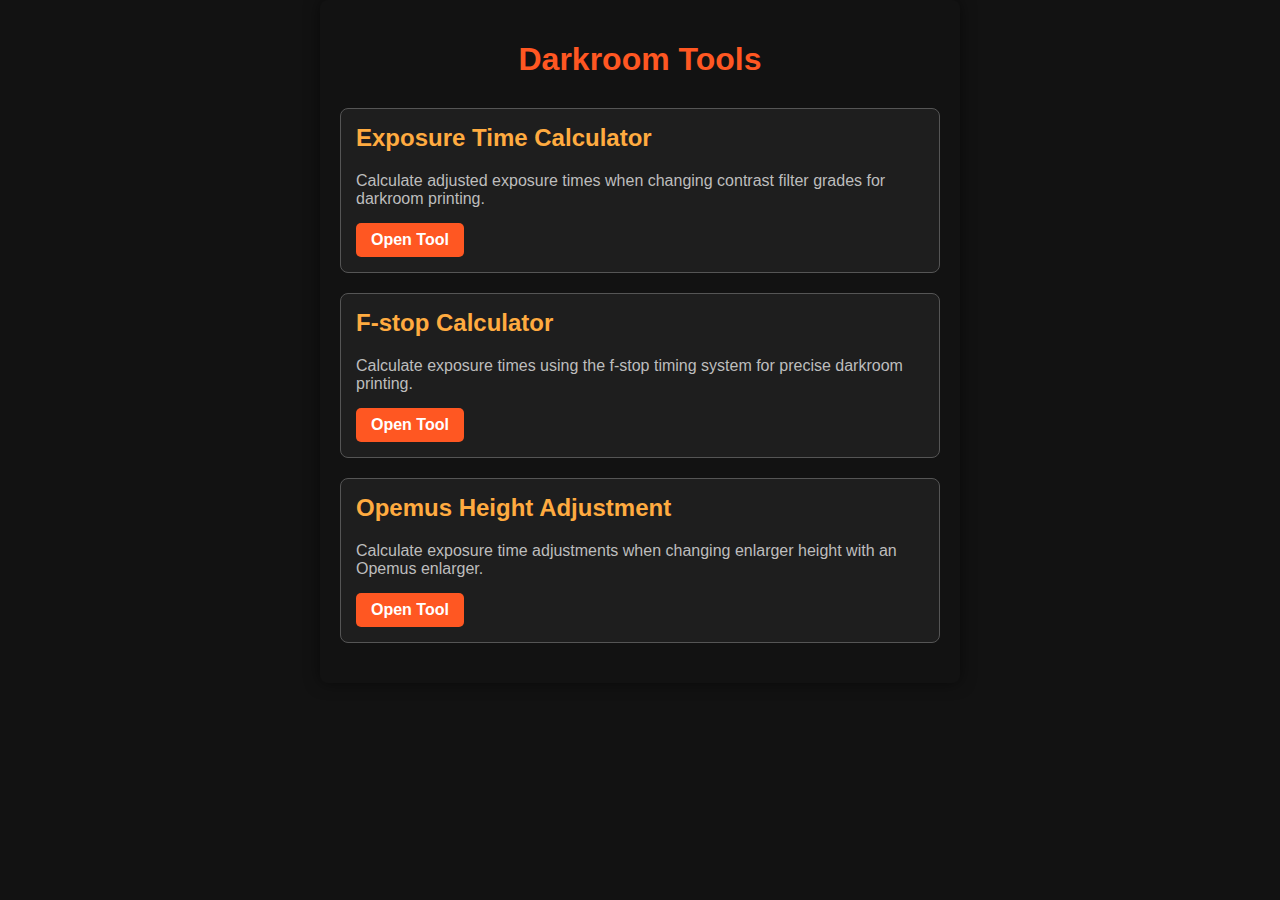
<file: index.html>
<!DOCTYPE html>
<html lang="en">
<head>
    <meta charset="UTF-8">
    <meta name="viewport" content="width=device-width, initial-scale=1.0">
    <title>Darkroom Tools</title>
    <link rel="stylesheet" href="https://cdnjs.cloudflare.com/ajax/libs/font-awesome/6.0.0-beta3/css/all.min.css">
    <link rel="stylesheet" href="darkroom.css">
</head>
<body>
    <h1>Darkroom Tools</h1>
    
    <div class="tools-container">
        <div class="tool-card">
            <h2>Exposure Time Calculator</h2>
            <p>Calculate adjusted exposure times when changing contrast filter grades for darkroom printing.</p>
            <a href="exposure_adjustment.html">Open Tool</a>
        </div>
        
        <div class="tool-card">
            <h2>F-stop Calculator</h2>
            <p>Calculate exposure times using the f-stop timing system for precise darkroom printing.</p>
            <a href="fstop_adjustment.html">Open Tool</a>
        </div>
        
        <div class="tool-card">
            <h2>Opemus Height Adjustment</h2>
            <p>Calculate exposure time adjustments when changing enlarger height with an Opemus enlarger.</p>
            <a href="opemus_height_adjustment.html">Open Tool</a>
        </div>
    </div>
</body>
</html>
</file>
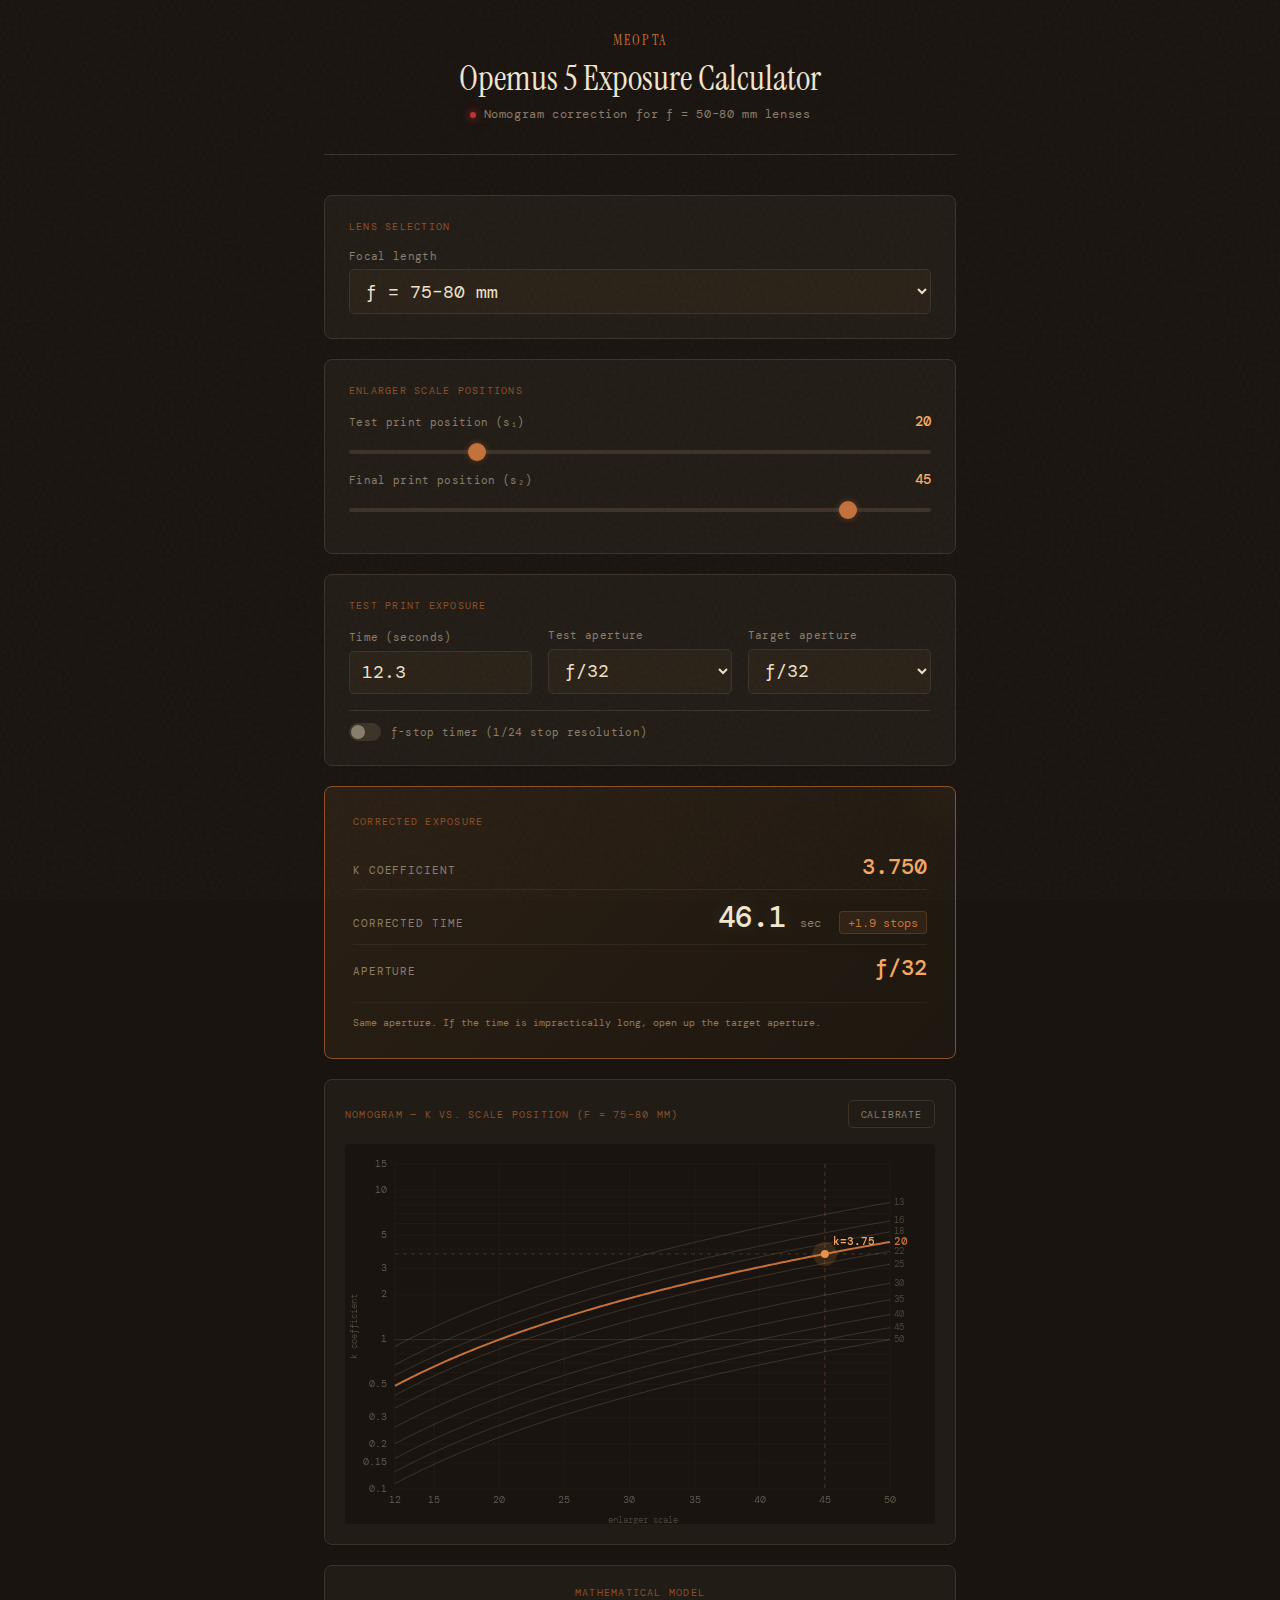
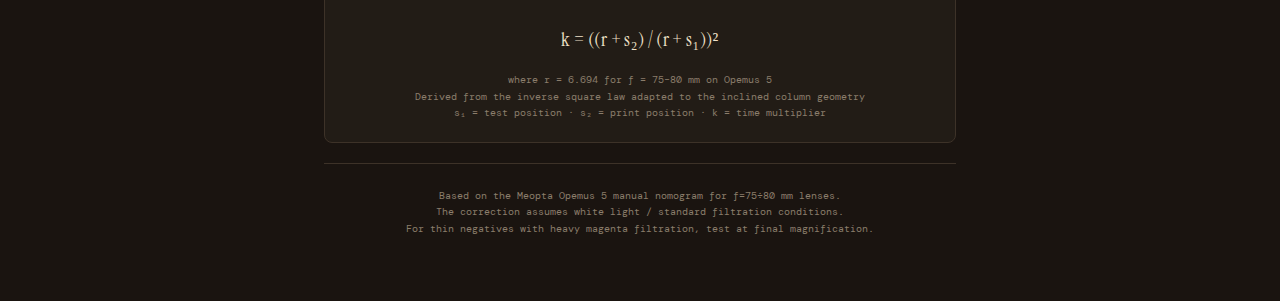
<file: opemus5-pwa/index.html>
<!DOCTYPE html>
<html lang="en">
<head>
<meta charset="UTF-8">
<meta name="viewport" content="width=device-width, initial-scale=1.0">
<meta name="theme-color" content="#1a1410">
<meta name="apple-mobile-web-app-capable" content="yes">
<meta name="apple-mobile-web-app-status-bar-style" content="black-translucent">
<meta name="apple-mobile-web-app-title" content="Opemus 5">
<link rel="manifest" href="manifest.json">
<link rel="icon" type="image/png" sizes="192x192" href="icon-192.png">
<link rel="apple-touch-icon" href="icon-192.png">
<title>Opemus 5 — Exposure Correction Calculator</title>
<link href="https://fonts.googleapis.com/css2?family=DM+Mono:wght@300;400;500&family=Instrument+Serif:ital@0;1&display=swap" rel="stylesheet">
<style>
  :root {
    --bg: #1a1410;
    --bg-card: #221c16;
    --bg-input: #2a2218;
    --border: #3d3228;
    --border-focus: #c4713b;
    --amber: #c4713b;
    --amber-dim: #8b5029;
    --amber-glow: #e8924d;
    --amber-bright: #f5a862;
    --red-safe: #8b2020;
    --red-glow: #c43030;
    --text: #d4c4a8;
    --text-dim: #8a7d6b;
    --text-bright: #efe0c8;
    --cream: #f0e6d0;
  }

  * { margin: 0; padding: 0; box-sizing: border-box; }

  body {
    background: var(--bg);
    color: var(--text);
    font-family: 'DM Mono', monospace;
    min-height: 100vh;
    overflow-x: hidden;
  }

  /* Subtle grain overlay */
  body::before {
    content: '';
    position: fixed;
    inset: 0;
    opacity: 0.03;
    background-image: url("data:image/svg+xml,%3Csvg viewBox='0 0 256 256' xmlns='http://www.w3.org/2000/svg'%3E%3Cfilter id='n'%3E%3CfeTurbulence type='fractalNoise' baseFrequency='0.9' numOctaves='4' stitchTiles='stitch'/%3E%3C/filter%3E%3Crect width='100%25' height='100%25' filter='url(%23n)'/%3E%3C/svg%3E");
    pointer-events: none;
    z-index: 100;
  }

  .container {
    max-width: 680px;
    margin: 0 auto;
    padding: 2rem 1.5rem 4rem;
  }

  header {
    text-align: center;
    margin-bottom: 2.5rem;
    padding-bottom: 2rem;
    border-bottom: 1px solid var(--border);
  }

  .brand {
    font-family: 'Instrument Serif', serif;
    font-size: 0.85rem;
    letter-spacing: 0.15em;
    text-transform: uppercase;
    color: var(--amber);
    margin-bottom: 0.5rem;
  }

  h1 {
    font-family: 'Instrument Serif', serif;
    font-size: 2.2rem;
    font-weight: 400;
    color: var(--cream);
    line-height: 1.2;
    margin-bottom: 0.4rem;
  }

  .subtitle {
    font-size: 0.75rem;
    color: var(--text-dim);
    letter-spacing: 0.05em;
  }

  /* Safelight indicator */
  .safelight {
    display: inline-block;
    width: 6px;
    height: 6px;
    background: var(--red-glow);
    border-radius: 50%;
    box-shadow: 0 0 8px var(--red-glow), 0 0 20px rgba(196,48,48,0.3);
    margin-right: 0.5rem;
    animation: pulse 3s ease-in-out infinite;
    vertical-align: middle;
  }

  @keyframes pulse {
    0%, 100% { opacity: 0.6; }
    50% { opacity: 1; }
  }

  /* Calculator sections */
  .section {
    background: var(--bg-card);
    border: 1px solid var(--border);
    border-radius: 8px;
    padding: 1.5rem;
    margin-bottom: 1.25rem;
  }

  .section-label {
    font-size: 0.65rem;
    text-transform: uppercase;
    letter-spacing: 0.12em;
    color: var(--amber-dim);
    margin-bottom: 1rem;
  }

  .input-row {
    display: flex;
    gap: 1rem;
    align-items: flex-end;
    margin-bottom: 1rem;
  }

  .input-row:last-child { margin-bottom: 0; }

  .input-group {
    flex: 1;
  }

  .input-group label {
    display: block;
    font-size: 0.7rem;
    color: var(--text-dim);
    margin-bottom: 0.4rem;
    letter-spacing: 0.03em;
  }

  .input-group input, .input-group select {
    width: 100%;
    background: var(--bg-input);
    border: 1px solid var(--border);
    border-radius: 5px;
    color: var(--text-bright);
    font-family: 'DM Mono', monospace;
    font-size: 1.1rem;
    padding: 0.6rem 0.75rem;
    transition: border-color 0.2s, box-shadow 0.2s;
    -moz-appearance: textfield;
  }

  .input-group input:focus, .input-group select:focus {
    outline: none;
    border-color: var(--amber);
    box-shadow: 0 0 0 2px rgba(196,113,59,0.15);
  }

  input[type=number]::-webkit-inner-spin-button,
  input[type=number]::-webkit-outer-spin-button {
    -webkit-appearance: none;
  }

  /* Slider */
  .slider-group {
    margin-bottom: 0.75rem;
  }

  .slider-header {
    display: flex;
    justify-content: space-between;
    align-items: baseline;
    margin-bottom: 0.5rem;
  }

  .slider-header label {
    font-size: 0.7rem;
    color: var(--text-dim);
    letter-spacing: 0.03em;
  }

  .slider-value {
    font-size: 0.85rem;
    color: var(--amber-bright);
    font-weight: 500;
  }

  input[type=range] {
    -webkit-appearance: none;
    width: 100%;
    height: 4px;
    background: var(--border);
    border-radius: 2px;
    outline: none;
  }

  input[type=range]::-webkit-slider-thumb {
    -webkit-appearance: none;
    width: 18px;
    height: 18px;
    background: var(--amber);
    border-radius: 50%;
    cursor: pointer;
    box-shadow: 0 0 6px rgba(196,113,59,0.4);
    transition: transform 0.15s;
  }

  input[type=range]::-webkit-slider-thumb:hover {
    transform: scale(1.15);
  }

  input[type=range]::-moz-range-thumb {
    width: 18px;
    height: 18px;
    background: var(--amber);
    border-radius: 50%;
    border: none;
    cursor: pointer;
  }

  /* Result display */
  .result-section {
    background: linear-gradient(135deg, #2a1f14, #1e1810);
    border: 1px solid var(--amber-dim);
    border-radius: 8px;
    padding: 1.75rem;
    margin-bottom: 1.25rem;
    position: relative;
    overflow: hidden;
  }

  .result-section::before {
    content: '';
    position: absolute;
    top: -50%;
    right: -20%;
    width: 200px;
    height: 200px;
    background: radial-gradient(circle, rgba(196,113,59,0.06) 0%, transparent 70%);
    pointer-events: none;
  }

  .result-row {
    display: flex;
    justify-content: space-between;
    align-items: baseline;
    padding: 0.5rem 0;
  }

  .result-row + .result-row {
    border-top: 1px solid rgba(61,50,40,0.6);
  }

  .result-label {
    font-size: 0.7rem;
    color: var(--text-dim);
    text-transform: uppercase;
    letter-spacing: 0.08em;
  }

  .result-value {
    font-size: 1.4rem;
    font-weight: 500;
    color: var(--amber-bright);
  }

  .result-value.primary {
    font-size: 1.8rem;
    color: var(--cream);
    text-shadow: 0 0 20px rgba(240,230,208,0.15);
  }

  .result-unit {
    font-size: 0.75rem;
    color: var(--text-dim);
    margin-left: 0.25rem;
  }

  .result-note {
    font-size: 0.65rem;
    color: var(--text-dim);
    margin-top: 0.75rem;
    padding-top: 0.75rem;
    border-top: 1px solid rgba(61,50,40,0.4);
    line-height: 1.5;
  }

  /* Chart canvas */
  .chart-section {
    background: var(--bg-card);
    border: 1px solid var(--border);
    border-radius: 8px;
    padding: 1.25rem;
    margin-bottom: 1.25rem;
  }

  .chart-header {
    display: flex;
    justify-content: space-between;
    align-items: center;
    margin-bottom: 1rem;
  }

  .chart-title {
    font-size: 0.65rem;
    text-transform: uppercase;
    letter-spacing: 0.12em;
    color: var(--amber-dim);
  }

  canvas {
    width: 100%;
    height: auto;
    display: block;
    border-radius: 4px;
  }

  /* Formula display */
  .formula-section {
    background: var(--bg-card);
    border: 1px solid var(--border);
    border-radius: 8px;
    padding: 1.25rem;
    margin-bottom: 1.25rem;
  }

  .formula {
    font-family: 'Instrument Serif', serif;
    font-size: 1.2rem;
    color: var(--text-bright);
    text-align: center;
    padding: 0.75rem 0;
    letter-spacing: 0.02em;
  }

  .formula-note {
    font-size: 0.65rem;
    color: var(--text-dim);
    text-align: center;
    line-height: 1.6;
    margin-top: 0.5rem;
  }

  /* Calibration */
  .calibration-toggle {
    background: none;
    border: 1px solid var(--border);
    border-radius: 5px;
    color: var(--text-dim);
    font-family: 'DM Mono', monospace;
    font-size: 0.65rem;
    letter-spacing: 0.08em;
    text-transform: uppercase;
    padding: 0.4rem 0.75rem;
    cursor: pointer;
    transition: all 0.2s;
  }

  .calibration-toggle:hover {
    border-color: var(--amber-dim);
    color: var(--amber);
  }

  .calibration-panel {
    display: none;
    margin-top: 1rem;
    padding-top: 1rem;
    border-top: 1px solid var(--border);
  }

  .calibration-panel.open { display: block; }

  .calibration-info {
    font-size: 0.65rem;
    color: var(--text-dim);
    line-height: 1.6;
    margin-bottom: 1rem;
  }

  /* Warning badge */
  .warning {
    display: none;
    background: rgba(139,32,32,0.15);
    border: 1px solid rgba(196,48,48,0.3);
    border-radius: 6px;
    padding: 0.75rem 1rem;
    margin-top: 0.75rem;
    font-size: 0.7rem;
    color: #d4836a;
    line-height: 1.5;
  }

  .warning.visible { display: block; }

  .warning-icon {
    color: var(--red-glow);
    margin-right: 0.3rem;
  }

  /* Stops display */
  .stops-badge {
    display: inline-block;
    background: rgba(196,113,59,0.1);
    border: 1px solid rgba(196,113,59,0.25);
    border-radius: 4px;
    padding: 0.15rem 0.5rem;
    font-size: 0.75rem;
    color: var(--amber);
    margin-left: 0.5rem;
  }

  /* F-stop timer toggle */
  .fstop-timer-row {
    margin-top: 1rem;
    padding-top: 0.75rem;
    border-top: 1px solid var(--border);
  }

  .toggle-label {
    display: flex;
    align-items: center;
    gap: 0.6rem;
    cursor: pointer;
    user-select: none;
  }

  .toggle-label input { display: none; }

  .toggle-switch {
    position: relative;
    width: 32px;
    height: 18px;
    background: var(--border);
    border-radius: 9px;
    transition: background 0.2s;
    flex-shrink: 0;
  }

  .toggle-switch::after {
    content: '';
    position: absolute;
    top: 2px;
    left: 2px;
    width: 14px;
    height: 14px;
    background: var(--text-dim);
    border-radius: 50%;
    transition: transform 0.2s, background 0.2s;
  }

  .toggle-label input:checked + .toggle-switch {
    background: var(--amber-dim);
  }

  .toggle-label input:checked + .toggle-switch::after {
    transform: translateX(14px);
    background: var(--amber-bright);
  }

  .toggle-text {
    font-size: 0.7rem;
    color: var(--text-dim);
    letter-spacing: 0.03em;
  }

  /* F-stop timer result */
  .fstop-result {
    display: none;
    margin-top: 0.5rem;
    padding-top: 0.5rem;
    border-top: 1px solid rgba(61,50,40,0.4);
  }

  .fstop-result.visible { display: block; }

  .fstop-main {
    display: flex;
    justify-content: space-between;
    align-items: baseline;
    padding: 0.4rem 0;
  }

  .fstop-steps {
    font-family: 'DM Mono', monospace;
    font-size: 1.2rem;
    font-weight: 500;
    color: var(--amber-bright);
    letter-spacing: 0.02em;
    white-space: nowrap;
  }

  .fstop-detail {
    font-size: 0.65rem;
    color: var(--text-dim);
    line-height: 1.6;
    margin-top: 0.25rem;
  }

  /* Footer */
  footer {
    text-align: center;
    padding-top: 1.5rem;
    border-top: 1px solid var(--border);
    margin-top: 1rem;
  }

  footer p {
    font-size: 0.6rem;
    color: var(--text-dim);
    line-height: 1.7;
  }

  @media (max-width: 480px) {
    .container { padding: 1.5rem 1rem 3rem; }
    h1 { font-size: 1.7rem; }
    .input-row { flex-direction: column; gap: 0.75rem; }
    .result-value.primary { font-size: 1.5rem; }
  }
</style>
</head>
<body>

<div class="container">
  <header>
    <div class="brand">Meopta</div>
    <h1>Opemus 5 Exposure Calculator</h1>
    <div class="subtitle"><span class="safelight"></span>Nomogram correction for f = 50–80 mm lenses</div>
  </header>

  <!-- Input: Lens -->
  <div class="section">
    <div class="section-label">Lens Selection</div>
    <div class="input-row">
      <div class="input-group">
        <label>Focal length</label>
        <select id="lens">
          <option value="50">f = 50–55 mm</option>
          <option value="80" selected>f = 75–80 mm</option>
        </select>
      </div>
    </div>
  </div>

  <!-- Input: Positions -->
  <div class="section">
    <div class="section-label">Enlarger Scale Positions</div>
    <div class="slider-group">
      <div class="slider-header">
        <label>Test print position (s₁)</label>
        <span class="slider-value" id="s1-display">20</span>
      </div>
      <input type="range" id="s1" min="12" max="50" step="0.5" value="20">
    </div>
    <div class="slider-group">
      <div class="slider-header">
        <label>Final print position (s₂)</label>
        <span class="slider-value" id="s2-display">45</span>
      </div>
      <input type="range" id="s2" min="12" max="50" step="0.5" value="45">
    </div>
  </div>

  <!-- Input: Exposure -->
  <div class="section">
    <div class="section-label">Test Print Exposure</div>
    <div class="input-row">
      <div class="input-group">
        <label>Time (seconds)</label>
        <input type="number" id="time" value="12.3" step="0.1" min="0.1">
      </div>
      <div class="input-group">
        <label>Test aperture</label>
        <select id="aperture">
          <option value="4">f/4</option>
          <option value="5.6">f/5.6</option>
          <option value="8">f/8</option>
          <option value="11">f/11</option>
          <option value="16">f/16</option>
          <option value="22">f/22</option>
          <option value="32" selected>f/32</option>
        </select>
      </div>
      <div class="input-group">
        <label>Target aperture</label>
        <select id="target-aperture">
          <option value="4">f/4</option>
          <option value="5.6">f/5.6</option>
          <option value="8">f/8</option>
          <option value="11">f/11</option>
          <option value="16">f/16</option>
          <option value="22">f/22</option>
          <option value="32" selected>f/32</option>
        </select>
      </div>
    </div>
    <div class="fstop-timer-row">
      <label class="toggle-label">
        <input type="checkbox" id="fstop-mode">
        <span class="toggle-switch"></span>
        <span class="toggle-text">f-stop timer (1/24 stop resolution)</span>
      </label>
    </div>
  </div>

  <!-- Result -->
  <div class="result-section" id="result-section">
    <div class="section-label">Corrected Exposure</div>
    <div class="result-row">
      <span class="result-label">k coefficient</span>
      <span class="result-value" id="k-value">3.75</span>
    </div>
    <div class="result-row">
      <span class="result-label">Corrected time</span>
      <span>
        <span class="result-value primary" id="corrected-time">46.1</span>
        <span class="result-unit">sec</span>
        <span class="stops-badge" id="stops-badge">+1.9 stops</span>
      </span>
    </div>
    <div class="result-row">
      <span class="result-label">Aperture</span>
      <span class="result-value" id="result-aperture">f/32</span>
    </div>
    <div class="result-note" id="result-note">
      At the same aperture. If the time is impractically long, open up the lens and halve the time per stop.
    </div>
    <div class="warning" id="warning-thin">
      <span class="warning-icon">⚠</span>
      <strong>Thin negative + heavy filtration:</strong> This correction may underexpose by ~⅙ to ⅓ stop due to wavelength-dependent scattering. Consider testing at the final position.
    </div>
    <div class="fstop-result" id="fstop-result">
      <div class="section-label">f-stop timer</div>
      <div class="fstop-main">
        <span class="result-label">Correction from test time</span>
        <span class="fstop-steps" id="fstop-steps">+46/24</span>
      </div>
      <div class="fstop-main">
        <span class="result-label">Rounded time</span>
        <span>
          <span class="result-value" id="fstop-rounded-time">46.3</span>
          <span class="result-unit">sec</span>
        </span>
      </div>
      <div class="fstop-detail" id="fstop-detail">
        Exact: 46.1s → Rounded: 46.3s (Δ +0.2s)
      </div>
    </div>
  </div>

  <!-- Chart -->
  <div class="chart-section">
    <div class="chart-header">
      <span class="chart-title" id="chart-title">Nomogram — k vs. scale position (f = 75–80 mm)</span>
      <button class="calibration-toggle" id="cal-toggle" onclick="toggleCalibration()">Calibrate</button>
    </div>
    <canvas id="chart" width="620" height="400"></canvas>
    <div class="calibration-panel" id="cal-panel">
      <div class="calibration-info">
        Adjust the <strong>r</strong> parameter if your measured corrections differ from the calculator.
        Defaults: r = 6.694 for 75–80 mm, r = 14.0 for 50–55 mm (derived from the manual nomograms).
        A higher r shifts curves right; lower shifts left. Switching lenses resets r to the default.
      </div>
      <div class="input-row">
        <div class="input-group">
          <label>r parameter</label>
          <input type="number" id="r-param" value="6.694" step="0.1" min="1" max="20">
        </div>
        <div class="input-group">
          <label>Verify: k at s₁→s₂</label>
          <input type="number" id="verify-k" readonly tabindex="-1" style="color: var(--amber); border-color: transparent; background: transparent;">
        </div>
      </div>
    </div>
  </div>

  <!-- Formula -->
  <div class="formula-section">
    <div class="section-label" style="text-align:center;">Mathematical Model</div>
    <div class="formula">
      k = ((r + s₂) / (r + s₁))²
    </div>
    <div class="formula-note">
      where r = <span id="formula-r">6.694</span> for <span id="formula-lens">f=75–80 mm</span> on Opemus 5<br>
      Derived from the inverse square law adapted to the inclined column geometry<br>
      s₁ = test position · s₂ = print position · k = time multiplier
    </div>
  </div>

  <footer>
    <p>
      Based on the Meopta Opemus 5 manual nomogram for f=75÷80 mm lenses.<br>
      The correction assumes white light / standard filtration conditions.<br>
      For thin negatives with heavy magenta filtration, test at final magnification.
    </p>
  </footer>
</div>

<script>
const $ = id => document.getElementById(id);

// Persistence
const STORAGE_KEY = 'opemus5_calc_params';

function saveParams() {
  const params = {
    lens: $('lens').value,
    s1: $('s1').value,
    s2: $('s2').value,
    time: $('time').value,
    aperture: $('aperture').value,
    targetAperture: $('target-aperture').value,
    rParam: $('r-param').value,
    fstopMode: $('fstop-mode').checked
  };
  try { localStorage.setItem(STORAGE_KEY, JSON.stringify(params)); } catch(e) {}
}

function loadParams() {
  try {
    const raw = localStorage.getItem(STORAGE_KEY);
    if (!raw) return;
    const p = JSON.parse(raw);
    if (p.lens) $('lens').value = p.lens;
    updateSliderRanges();
    if (p.s1) $('s1').value = p.s1;
    if (p.s2) $('s2').value = p.s2;
    if (p.time) $('time').value = p.time;
    if (p.aperture) $('aperture').value = p.aperture;
    if (p.targetAperture) $('target-aperture').value = p.targetAperture;
    if (p.rParam) $('r-param').value = p.rParam;
    if (p.fstopMode !== undefined) $('fstop-mode').checked = p.fstopMode;
  } catch(e) {}
}

// Lens configurations
const LENS_CONFIG = {
  '50': { r: 14.0, sMin: 1, sMax: 50, kMin: 0.02, kMax: 35, curves: [1, 2, 4, 6, 8, 10, 20, 30, 40, 50], label: 'f = 50–55 mm' },
  '80': { r: 6.694, sMin: 12, sMax: 50, kMin: 0.1, kMax: 15, curves: [13, 16, 18, 20, 22, 25, 30, 35, 40, 45, 50], label: 'f = 75–80 mm' }
};

// State
let R = 6.694;

// Core calculation
function calcK(s1, s2, r) {
  return Math.pow((r + s2) / (r + s1), 2);
}

function stopsFromK(k) {
  return Math.log2(k);
}

function formatStops(stops) {
  const sign = stops >= 0 ? '+' : '';
  return `${sign}${stops.toFixed(1)} stops`;
}

// Update slider ranges when lens changes
function updateSliderRanges() {
  const lens = $('lens').value;
  const cfg = LENS_CONFIG[lens];

  $('s1').min = cfg.sMin;
  $('s1').max = cfg.sMax;
  $('s2').min = cfg.sMin;
  $('s2').max = cfg.sMax;

  // Clamp current values
  let s1 = parseFloat($('s1').value);
  let s2 = parseFloat($('s2').value);
  if (s1 < cfg.sMin) $('s1').value = cfg.sMin;
  if (s1 > cfg.sMax) $('s1').value = cfg.sMax;
  if (s2 < cfg.sMin) $('s2').value = cfg.sMin;
  if (s2 > cfg.sMax) $('s2').value = cfg.sMax;

  // Set default r for this lens
  $('r-param').value = cfg.r;
}

// Update everything
function update() {
  const s1 = parseFloat($('s1').value);
  const s2 = parseFloat($('s2').value);
  const time = parseFloat($('time').value) || 0;
  const aperture = parseFloat($('aperture').value);
  const targetAperture = parseFloat($('target-aperture').value);
  R = parseFloat($('r-param').value) || 6.694;

  // Display slider values
  $('s1-display').textContent = s1 % 1 === 0 ? s1 : s1.toFixed(1);
  $('s2-display').textContent = s2 % 1 === 0 ? s2 : s2.toFixed(1);

  // Calculate
  const k = calcK(s1, s2, R);
  const apertureStops = 2 * Math.log2(aperture / targetAperture); // positive = opening up = shorter time
  const apertureFactor = Math.pow(2, -apertureStops); // opening up divides time
  const correctedTime = time * k * apertureFactor;
  const totalStops = stopsFromK(k) - apertureStops;

  // Display results
  $('k-value').textContent = k.toFixed(3);
  $('corrected-time').textContent = correctedTime.toFixed(1);
  $('result-aperture').textContent = `f/${targetAperture}`;
  $('stops-badge').textContent = formatStops(totalStops);
  $('verify-k').value = k.toFixed(4);
  $('formula-r').textContent = R.toFixed(3);
  $('formula-lens').textContent = LENS_CONFIG[$('lens').value].label;
  $('chart-title').textContent = `Nomogram — k vs. scale position (${LENS_CONFIG[$('lens').value].label})`;

  // Aperture change note
  const apNote = aperture !== targetAperture
    ? ` Aperture changed by ${Math.abs(apertureStops).toFixed(1)} stop${Math.abs(apertureStops) !== 1 ? 's' : ''} (${apertureStops > 0 ? 'opened' : 'stopped down'}).`
    : '';

  // Note about long exposures
  if (correctedTime > 120) {
    const suggestedF = targetAperture / 1.414;
    $('result-note').innerHTML = `<strong>Long exposure.</strong> Consider opening the lens further. At f/${suggestedF.toFixed(1)} the time would be ~${(correctedTime / 2).toFixed(1)}s.${apNote}`;
  } else if (correctedTime < 3 && time > 0) {
    $('result-note').textContent = 'Short exposure — consider stopping down for more control.' + apNote;
  } else {
    $('result-note').textContent = apNote || 'Same aperture. If the time is impractically long, open up the target aperture.';
  }

  // F-stop timer mode
  const fstopMode = $('fstop-mode').checked;
  const fstopResult = $('fstop-result');

  if (fstopMode && time > 0) {
    fstopResult.classList.add('visible');

    // Total correction in stops (including aperture change)
    const exactStops = totalStops;
    // Round to nearest 1/24
    const steps24 = Math.round(exactStops * 24);
    const roundedStops = steps24 / 24;
    const roundedTime = time * Math.pow(2, roundedStops);
    const delta = roundedTime - correctedTime;

    // Format steps
    const sign = steps24 >= 0 ? '+' : '';
    const absSteps = Math.abs(steps24);
    const wholeStops = Math.floor(absSteps / 24);
    const remainder = absSteps % 24;
    let stepsStr;
    if (wholeStops > 0 && remainder > 0) {
      stepsStr = `${sign}${wholeStops} ${remainder}/24`;
    } else if (wholeStops > 0) {
      stepsStr = `${sign}${wholeStops}`;
    } else {
      stepsStr = `${sign}${steps24}/24`;
    }

    $('fstop-steps').textContent = stepsStr;
    $('fstop-rounded-time').textContent = roundedTime.toFixed(1);

    const deltaSign = delta >= 0 ? '+' : '';
    $('fstop-detail').textContent = `Exact: ${correctedTime.toFixed(1)}s → Rounded: ${roundedTime.toFixed(1)}s (Δ ${deltaSign}${delta.toFixed(2)}s) · ${steps24} steps of 1/24 stop`;
  } else {
    fstopResult.classList.remove('visible');
  }

  saveParams();
  drawChart(s1, s2, k);
}

// Draw nomogram chart
function drawChart(activS1, activS2, activK) {
  const lens = $('lens').value;
  const cfg = LENS_CONFIG[lens];
  const canvas = $('chart');
  const dpr = window.devicePixelRatio || 1;
  const rect = canvas.getBoundingClientRect();
  canvas.width = rect.width * dpr;
  canvas.height = rect.height * dpr;
  const ctx = canvas.getContext('2d');
  ctx.scale(dpr, dpr);
  const W = rect.width;
  const H = rect.height;

  const pad = { top: 20, right: 45, bottom: 35, left: 50 };
  const cw = W - pad.left - pad.right;
  const ch = H - pad.top - pad.bottom;

  const sMin = cfg.sMin, sMax = cfg.sMax;
  const kMin = cfg.kMin, kMax = cfg.kMax;
  const logKMin = Math.log10(kMin);
  const logKMax = Math.log10(kMax);

  function xPos(s) { return pad.left + (s - sMin) / (sMax - sMin) * cw; }
  function yPos(k) {
    const logK = Math.log10(Math.max(k, 0.001));
    return pad.top + ch - (logK - logKMin) / (logKMax - logKMin) * ch;
  }

  ctx.fillStyle = '#1a1410';
  ctx.fillRect(0, 0, W, H);

  // Grid - horizontal
  const kGridAll = [0.02, 0.03, 0.04, 0.05, 0.1, 0.15, 0.2, 0.3, 0.4, 0.5, 0.6, 0.7, 0.8, 0.9, 1, 2, 3, 4, 5, 6, 7, 8, 9, 10, 15, 20, 30, 35];
  const kGridValues = kGridAll.filter(v => v >= kMin && v <= kMax);
  const kLabelAll = [0.02, 0.03, 0.05, 0.1, 0.15, 0.2, 0.3, 0.5, 1, 2, 3, 5, 10, 15, 20, 30, 35];
  const kLabelValues = kLabelAll.filter(v => v >= kMin && v <= kMax);

  ctx.strokeStyle = 'rgba(61,50,40,0.4)';
  ctx.lineWidth = 0.5;
  kGridValues.forEach(kv => {
    const y = yPos(kv);
    ctx.beginPath();
    ctx.moveTo(pad.left, y);
    ctx.lineTo(W - pad.right, y);
    ctx.stroke();
  });

  // Grid - vertical
  let sGridValues;
  if (sMin <= 1) {
    sGridValues = [1, 5, 10, 15, 20, 25, 30, 35, 40, 45, 50];
  } else {
    sGridValues = [12, 15, 20, 25, 30, 35, 40, 45, 50];
  }
  sGridValues = sGridValues.filter(v => v >= sMin && v <= sMax);

  sGridValues.forEach(sv => {
    const x = xPos(sv);
    ctx.beginPath();
    ctx.moveTo(x, pad.top);
    ctx.lineTo(x, H - pad.bottom);
    ctx.stroke();
  });

  // K=1 reference
  if (kMin <= 1 && kMax >= 1) {
    ctx.strokeStyle = 'rgba(196,113,59,0.2)';
    ctx.lineWidth = 1;
    ctx.beginPath();
    ctx.moveTo(pad.left, yPos(1));
    ctx.lineTo(W - pad.right, yPos(1));
    ctx.stroke();
  }

  // Curves
  const testPositions = cfg.curves;
  const isActive = (tp) => Math.abs(tp - activS1) < 0.5;

  testPositions.forEach(tp => {
    const active = isActive(tp);
    ctx.strokeStyle = active ? '#c4713b' : 'rgba(212,196,168,0.18)';
    ctx.lineWidth = active ? 2 : 1;

    ctx.beginPath();
    let first = true;
    for (let s = sMin; s <= sMax; s += 0.25) {
      const k = calcK(tp, s, R);
      if (k < kMin || k > kMax) continue;
      const x = xPos(s);
      const y = yPos(k);
      if (first) { ctx.moveTo(x, y); first = false; }
      else ctx.lineTo(x, y);
    }
    ctx.stroke();

    // Label
    const labelK = calcK(tp, sMax, R);
    if (labelK <= kMax && labelK >= kMin) {
      ctx.fillStyle = active ? '#c4713b' : 'rgba(138,125,107,0.5)';
      ctx.font = `${active ? '500' : '300'} ${active ? '11px' : '9px'} 'DM Mono', monospace`;
      ctx.textAlign = 'left';
      ctx.textBaseline = 'middle';
      ctx.fillText(tp, W - pad.right + 4, yPos(labelK));
    }
  });

  // Active point
  if (activK >= kMin && activK <= kMax) {
    const px = xPos(activS2);
    const py = yPos(activK);

    ctx.strokeStyle = 'rgba(196,113,59,0.3)';
    ctx.lineWidth = 1;
    ctx.setLineDash([4, 4]);
    ctx.beginPath(); ctx.moveTo(px, pad.top); ctx.lineTo(px, H - pad.bottom); ctx.stroke();
    ctx.beginPath(); ctx.moveTo(pad.left, py); ctx.lineTo(W - pad.right, py); ctx.stroke();
    ctx.setLineDash([]);

    ctx.fillStyle = 'rgba(232,146,77,0.15)';
    ctx.beginPath(); ctx.arc(px, py, 12, 0, Math.PI * 2); ctx.fill();

    ctx.fillStyle = '#e8924d';
    ctx.beginPath(); ctx.arc(px, py, 4, 0, Math.PI * 2); ctx.fill();

    ctx.fillStyle = '#f5a862';
    ctx.font = "500 11px 'DM Mono', monospace";
    ctx.textAlign = 'left';
    ctx.textBaseline = 'bottom';
    ctx.fillText(`k=${activK.toFixed(2)}`, px + 8, py - 6);
  }

  // Axis labels - X
  ctx.fillStyle = 'rgba(138,125,107,0.7)';
  ctx.font = "300 10px 'DM Mono', monospace";
  ctx.textAlign = 'center';
  ctx.textBaseline = 'top';
  sGridValues.forEach(sv => {
    ctx.fillText(sv, xPos(sv), H - pad.bottom + 6);
  });

  // Axis labels - Y
  ctx.textAlign = 'right';
  ctx.textBaseline = 'middle';
  kLabelValues.forEach(kv => {
    let label;
    if (kv >= 1) label = kv.toString();
    else if (kv === 0.15) label = '0.15';
    else label = kv.toFixed(kv < 0.1 ? 2 : 1);
    ctx.fillText(label, pad.left - 8, yPos(kv));
  });

  // Axis titles
  ctx.fillStyle = 'rgba(138,125,107,0.5)';
  ctx.font = "300 9px 'DM Mono', monospace";
  ctx.textAlign = 'center';
  ctx.fillText('enlarger scale', pad.left + cw / 2, H - 3);
  ctx.save();
  ctx.translate(10, pad.top + ch / 2);
  ctx.rotate(-Math.PI / 2);
  ctx.fillText('k coefficient', 0, 0);
  ctx.restore();
}

// Calibration panel
function toggleCalibration() {
  const panel = $('cal-panel');
  const btn = $('cal-toggle');
  panel.classList.toggle('open');
  btn.textContent = panel.classList.contains('open') ? 'Close' : 'Calibrate';
}

// Lens change handler
$('lens').addEventListener('change', function() {
  updateSliderRanges();
  update();
});

// Event listeners
['s1', 's2', 'time', 'aperture', 'target-aperture', 'r-param'].forEach(id => {
  $(id).addEventListener('input', update);
});
$('fstop-mode').addEventListener('change', update);

// Handle resize
window.addEventListener('resize', update);

// Initial render
loadParams();
update();

// Register service worker for offline support
if ('serviceWorker' in navigator) {
  navigator.serviceWorker.register('./sw.js').catch(() => {});
}
</script>
</body>
</html>
</file>
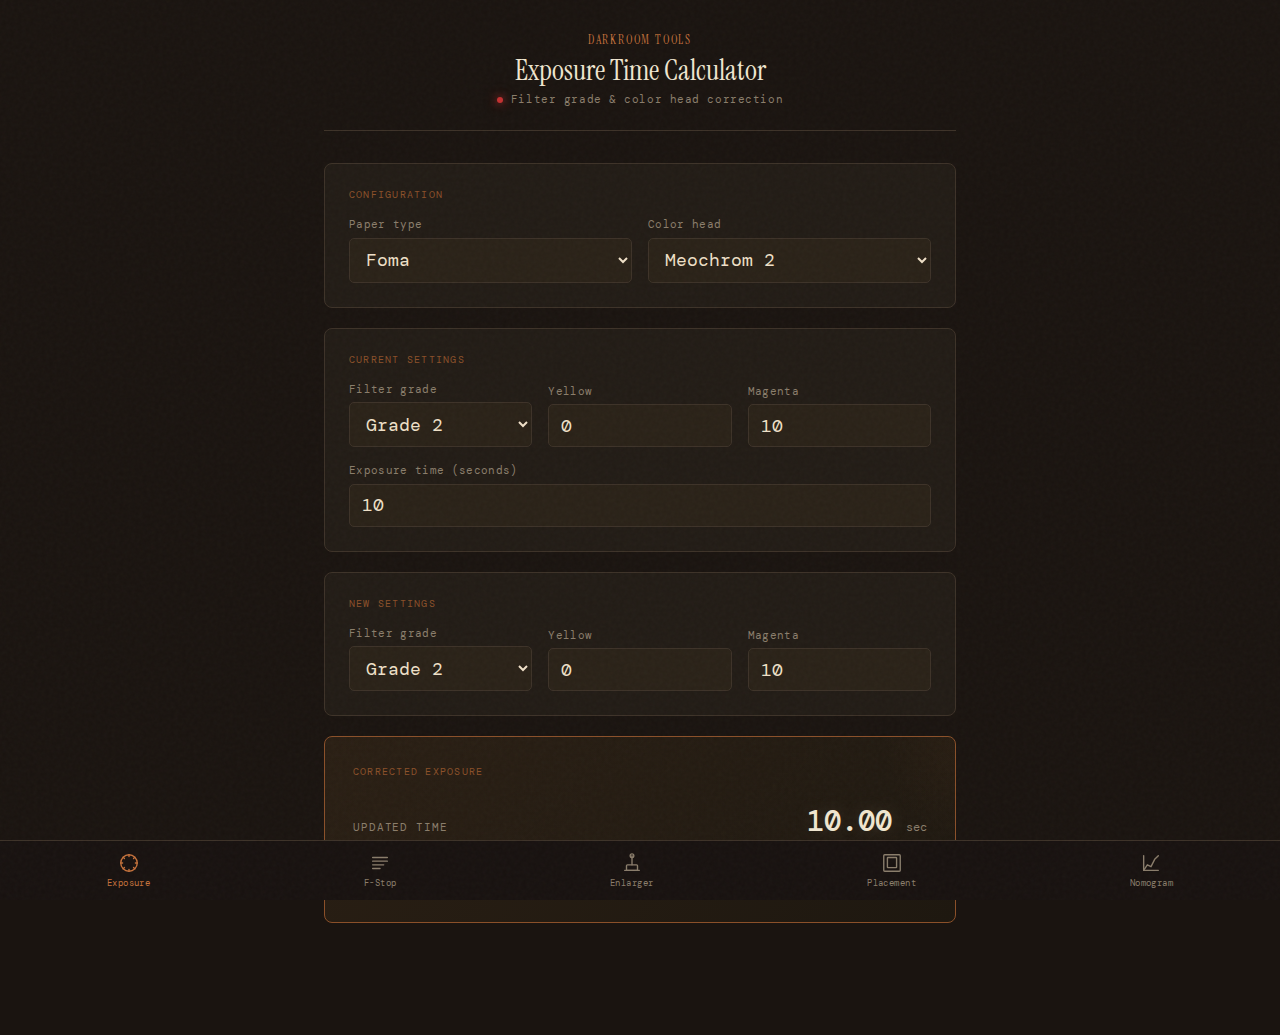
<file: pwa/index.html>
<!DOCTYPE html>
<html lang="en">
<head>
<meta charset="UTF-8">
<meta name="viewport" content="width=device-width, initial-scale=1.0, viewport-fit=cover">
<meta name="theme-color" content="#1a1410">
<meta name="apple-mobile-web-app-capable" content="yes">
<meta name="apple-mobile-web-app-status-bar-style" content="black-translucent">
<meta name="apple-mobile-web-app-title" content="Darkroom Tools">
<link rel="manifest" href="manifest.json">
<link rel="icon" type="image/png" sizes="192x192" href="icon-192.png">
<link rel="apple-touch-icon" href="icon-192.png">
<title>Darkroom Tools</title>
<link href="https://fonts.googleapis.com/css2?family=DM+Mono:wght@300;400;500&family=Instrument+Serif:ital@0;1&display=swap" rel="stylesheet">
<style>
  :root {
    --bg: #1a1410;
    --bg-card: #221c16;
    --bg-input: #2a2218;
    --border: #3d3228;
    --border-focus: #c4713b;
    --amber: #c4713b;
    --amber-dim: #8b5029;
    --amber-glow: #e8924d;
    --amber-bright: #f5a862;
    --red-safe: #8b2020;
    --red-glow: #c43030;
    --text: #d4c4a8;
    --text-dim: #8a7d6b;
    --text-bright: #efe0c8;
    --cream: #f0e6d0;
    --tab-height: 60px;
  }

  * { margin: 0; padding: 0; box-sizing: border-box; }

  body {
    background: var(--bg);
    color: var(--text);
    font-family: 'DM Mono', monospace;
    min-height: 100vh;
    overflow-x: hidden;
    padding-bottom: calc(var(--tab-height) + env(safe-area-inset-bottom, 0px));
  }

  /* Subtle grain overlay */
  body::before {
    content: '';
    position: fixed;
    inset: 0;
    opacity: 0.03;
    background-image: url("data:image/svg+xml,%3Csvg viewBox='0 0 256 256' xmlns='http://www.w3.org/2000/svg'%3E%3Cfilter id='n'%3E%3CfeTurbulence type='fractalNoise' baseFrequency='0.9' numOctaves='4' stitchTiles='stitch'/%3E%3C/filter%3E%3Crect width='100%25' height='100%25' filter='url(%23n)'/%3E%3C/svg%3E");
    pointer-events: none;
    z-index: 100;
  }

  /* Tab bar */
  .tab-bar {
    position: fixed;
    bottom: 0;
    left: 0;
    right: 0;
    height: calc(var(--tab-height) + env(safe-area-inset-bottom, 0px));
    padding-bottom: env(safe-area-inset-bottom, 0px);
    background: #181210;
    border-top: 1px solid var(--border);
    display: flex;
    justify-content: space-around;
    align-items: center;
    z-index: 50;
  }

  .tab-btn {
    display: flex;
    flex-direction: column;
    align-items: center;
    gap: 3px;
    background: none;
    border: none;
    color: var(--text-dim);
    font-family: 'DM Mono', monospace;
    font-size: 0.55rem;
    letter-spacing: 0.05em;
    padding: 6px 8px;
    cursor: pointer;
    transition: color 0.2s;
    -webkit-tap-highlight-color: transparent;
  }

  .tab-btn svg {
    width: 22px;
    height: 22px;
    fill: none;
    stroke: currentColor;
    stroke-width: 1.5;
    stroke-linecap: round;
    stroke-linejoin: round;
  }

  .tab-btn.active {
    color: var(--amber);
  }

  .tab-btn:hover {
    color: var(--amber-glow);
  }

  /* Views */
  .view {
    display: none;
  }

  .view.active {
    display: block;
  }

  .container {
    max-width: 680px;
    margin: 0 auto;
    padding: 2rem 1.5rem 2rem;
  }

  .container.wide {
    max-width: 960px;
  }

  header {
    text-align: center;
    margin-bottom: 2rem;
    padding-bottom: 1.5rem;
    border-bottom: 1px solid var(--border);
  }

  .brand {
    font-family: 'Instrument Serif', serif;
    font-size: 0.75rem;
    letter-spacing: 0.15em;
    text-transform: uppercase;
    color: var(--amber);
    margin-bottom: 0.3rem;
  }

  h1 {
    font-family: 'Instrument Serif', serif;
    font-size: 1.8rem;
    font-weight: 400;
    color: var(--cream);
    line-height: 1.2;
    margin-bottom: 0.3rem;
  }

  .subtitle {
    font-size: 0.7rem;
    color: var(--text-dim);
    letter-spacing: 0.05em;
  }

  .safelight {
    display: inline-block;
    width: 6px;
    height: 6px;
    background: var(--red-glow);
    border-radius: 50%;
    box-shadow: 0 0 8px var(--red-glow), 0 0 20px rgba(196,48,48,0.3);
    margin-right: 0.5rem;
    animation: pulse 3s ease-in-out infinite;
    vertical-align: middle;
  }

  @keyframes pulse {
    0%, 100% { opacity: 0.6; }
    50% { opacity: 1; }
  }

  /* Sections */
  .section {
    background: var(--bg-card);
    border: 1px solid var(--border);
    border-radius: 8px;
    padding: 1.5rem;
    margin-bottom: 1.25rem;
  }

  .section-label {
    font-size: 0.65rem;
    text-transform: uppercase;
    letter-spacing: 0.12em;
    color: var(--amber-dim);
    margin-bottom: 1rem;
  }

  .input-row {
    display: flex;
    gap: 1rem;
    align-items: flex-end;
    margin-bottom: 1rem;
  }

  .input-row:last-child { margin-bottom: 0; }

  .input-group {
    flex: 1;
  }

  .input-group label {
    display: block;
    font-size: 0.7rem;
    color: var(--text-dim);
    margin-bottom: 0.4rem;
    letter-spacing: 0.03em;
  }

  .input-group input, .input-group select {
    width: 100%;
    background: var(--bg-input);
    border: 1px solid var(--border);
    border-radius: 5px;
    color: var(--text-bright);
    font-family: 'DM Mono', monospace;
    font-size: 1.1rem;
    padding: 0.6rem 0.75rem;
    transition: border-color 0.2s, box-shadow 0.2s;
    -moz-appearance: textfield;
  }

  .input-group input:focus, .input-group select:focus {
    outline: none;
    border-color: var(--amber);
    box-shadow: 0 0 0 2px rgba(196,113,59,0.15);
  }

  input[type=number]::-webkit-inner-spin-button,
  input[type=number]::-webkit-outer-spin-button {
    -webkit-appearance: none;
  }

  /* Slider */
  .slider-group {
    margin-bottom: 0.75rem;
  }

  .slider-header {
    display: flex;
    justify-content: space-between;
    align-items: baseline;
    margin-bottom: 0.5rem;
  }

  .slider-header label {
    font-size: 0.7rem;
    color: var(--text-dim);
    letter-spacing: 0.03em;
  }

  .slider-value {
    font-size: 0.85rem;
    color: var(--amber-bright);
    font-weight: 500;
  }

  input[type=range] {
    -webkit-appearance: none;
    width: 100%;
    height: 4px;
    background: var(--border);
    border-radius: 2px;
    outline: none;
  }

  input[type=range]::-webkit-slider-thumb {
    -webkit-appearance: none;
    width: 18px;
    height: 18px;
    background: var(--amber);
    border-radius: 50%;
    cursor: pointer;
    box-shadow: 0 0 6px rgba(196,113,59,0.4);
    transition: transform 0.15s;
  }

  input[type=range]::-webkit-slider-thumb:hover {
    transform: scale(1.15);
  }

  input[type=range]::-moz-range-thumb {
    width: 18px;
    height: 18px;
    background: var(--amber);
    border-radius: 50%;
    border: none;
    cursor: pointer;
  }

  /* Result display */
  .result-section {
    background: linear-gradient(135deg, #2a1f14, #1e1810);
    border: 1px solid var(--amber-dim);
    border-radius: 8px;
    padding: 1.75rem;
    margin-bottom: 1.25rem;
    position: relative;
    overflow: hidden;
  }

  .result-section::before {
    content: '';
    position: absolute;
    top: -50%;
    right: -20%;
    width: 200px;
    height: 200px;
    background: radial-gradient(circle, rgba(196,113,59,0.06) 0%, transparent 70%);
    pointer-events: none;
  }

  .result-row {
    display: flex;
    justify-content: space-between;
    align-items: baseline;
    padding: 0.5rem 0;
  }

  .result-row + .result-row {
    border-top: 1px solid rgba(61,50,40,0.6);
  }

  .result-label {
    font-size: 0.7rem;
    color: var(--text-dim);
    text-transform: uppercase;
    letter-spacing: 0.08em;
  }

  .result-value {
    font-size: 1.4rem;
    font-weight: 500;
    color: var(--amber-bright);
  }

  .result-value.primary {
    font-size: 1.8rem;
    color: var(--cream);
    text-shadow: 0 0 20px rgba(240,230,208,0.15);
  }

  .result-unit {
    font-size: 0.75rem;
    color: var(--text-dim);
    margin-left: 0.25rem;
  }

  .result-note {
    font-size: 0.65rem;
    color: var(--text-dim);
    margin-top: 0.75rem;
    padding-top: 0.75rem;
    border-top: 1px solid rgba(61,50,40,0.4);
    line-height: 1.5;
  }

  /* Chart canvas */
  .chart-section {
    background: var(--bg-card);
    border: 1px solid var(--border);
    border-radius: 8px;
    padding: 1.25rem;
    margin-bottom: 1.25rem;
  }

  .chart-header {
    display: flex;
    justify-content: space-between;
    align-items: center;
    margin-bottom: 1rem;
  }

  .chart-title {
    font-size: 0.65rem;
    text-transform: uppercase;
    letter-spacing: 0.12em;
    color: var(--amber-dim);
  }

  canvas {
    width: 100%;
    height: auto;
    display: block;
    border-radius: 4px;
  }

  /* Formula display */
  .formula-section {
    background: var(--bg-card);
    border: 1px solid var(--border);
    border-radius: 8px;
    padding: 1.25rem;
    margin-bottom: 1.25rem;
  }

  .formula {
    font-family: 'Instrument Serif', serif;
    font-size: 1.2rem;
    color: var(--text-bright);
    text-align: center;
    padding: 0.75rem 0;
    letter-spacing: 0.02em;
  }

  .formula-note {
    font-size: 0.65rem;
    color: var(--text-dim);
    text-align: center;
    line-height: 1.6;
    margin-top: 0.5rem;
  }

  /* Calibration */
  .calibration-toggle {
    background: none;
    border: 1px solid var(--border);
    border-radius: 5px;
    color: var(--text-dim);
    font-family: 'DM Mono', monospace;
    font-size: 0.65rem;
    letter-spacing: 0.08em;
    text-transform: uppercase;
    padding: 0.4rem 0.75rem;
    cursor: pointer;
    transition: all 0.2s;
  }

  .calibration-toggle:hover {
    border-color: var(--amber-dim);
    color: var(--amber);
  }

  .calibration-panel {
    display: none;
    margin-top: 1rem;
    padding-top: 1rem;
    border-top: 1px solid var(--border);
  }

  .calibration-panel.open { display: block; }

  .calibration-info {
    font-size: 0.65rem;
    color: var(--text-dim);
    line-height: 1.6;
    margin-bottom: 1rem;
  }

  /* Warning badge */
  .warning {
    display: none;
    background: rgba(139,32,32,0.15);
    border: 1px solid rgba(196,48,48,0.3);
    border-radius: 6px;
    padding: 0.75rem 1rem;
    margin-top: 0.75rem;
    font-size: 0.7rem;
    color: #d4836a;
    line-height: 1.5;
  }

  .warning.visible { display: block; }

  .warning-icon {
    color: var(--red-glow);
    margin-right: 0.3rem;
  }

  /* Stops badge */
  .stops-badge {
    display: inline-block;
    background: rgba(196,113,59,0.1);
    border: 1px solid rgba(196,113,59,0.25);
    border-radius: 4px;
    padding: 0.15rem 0.5rem;
    font-size: 0.75rem;
    color: var(--amber);
    margin-left: 0.5rem;
  }

  /* Toggle switch */
  .toggle-label {
    display: flex;
    align-items: center;
    gap: 0.6rem;
    cursor: pointer;
    user-select: none;
  }

  .toggle-label input { display: none; }

  .toggle-switch {
    position: relative;
    width: 32px;
    height: 18px;
    background: var(--border);
    border-radius: 9px;
    transition: background 0.2s;
    flex-shrink: 0;
  }

  .toggle-switch::after {
    content: '';
    position: absolute;
    top: 2px;
    left: 2px;
    width: 14px;
    height: 14px;
    background: var(--text-dim);
    border-radius: 50%;
    transition: transform 0.2s, background 0.2s;
  }

  .toggle-label input:checked + .toggle-switch {
    background: var(--amber-dim);
  }

  .toggle-label input:checked + .toggle-switch::after {
    transform: translateX(14px);
    background: var(--amber-bright);
  }

  .toggle-text {
    font-size: 0.7rem;
    color: var(--text-dim);
    letter-spacing: 0.03em;
  }

  /* F-stop timer row */
  .fstop-timer-row {
    margin-top: 1rem;
    padding-top: 0.75rem;
    border-top: 1px solid var(--border);
  }

  .fstop-result {
    display: none;
    margin-top: 0.5rem;
    padding-top: 0.5rem;
    border-top: 1px solid rgba(61,50,40,0.4);
  }

  .fstop-result.visible { display: block; }

  .fstop-main {
    display: flex;
    justify-content: space-between;
    align-items: baseline;
    padding: 0.4rem 0;
  }

  .fstop-steps {
    font-family: 'DM Mono', monospace;
    font-size: 1.2rem;
    font-weight: 500;
    color: var(--amber-bright);
    letter-spacing: 0.02em;
    white-space: nowrap;
  }

  .fstop-detail {
    font-size: 0.65rem;
    color: var(--text-dim);
    line-height: 1.6;
    margin-top: 0.25rem;
  }

  /* F-stop table */
  .fstop-table {
    width: 100%;
    border-collapse: collapse;
    font-size: 0.85rem;
  }

  .fstop-table th {
    font-size: 0.6rem;
    text-transform: uppercase;
    letter-spacing: 0.1em;
    color: var(--amber-dim);
    padding: 0.5rem 0.75rem;
    text-align: left;
    border-bottom: 1px solid var(--border);
    font-weight: 500;
  }

  .fstop-table td {
    padding: 0.5rem 0.75rem;
    border-bottom: 1px solid rgba(61,50,40,0.3);
    color: var(--text);
  }

  .fstop-table tr:hover td {
    background: rgba(196,113,59,0.05);
  }

  .fstop-table .time-link {
    color: var(--amber-bright);
    text-decoration: none;
    cursor: pointer;
    transition: color 0.2s;
  }

  .fstop-table .time-link:hover {
    color: var(--cream);
    text-decoration: underline;
  }

  .fstop-table .row-zero td {
    color: var(--amber-bright);
    font-weight: 500;
  }

  .fstop-table .row-negative td {
    color: var(--text-dim);
  }

  .instruction-note {
    font-size: 0.6rem;
    color: var(--text-dim);
    font-style: italic;
    margin-top: 0.5rem;
    line-height: 1.5;
  }

  /* Placement tool layout */
  .placement-layout {
    display: flex;
    gap: 1.5rem;
  }

  .placement-controls {
    flex: 0 0 280px;
    min-width: 0;
  }

  .placement-canvas-wrap {
    flex: 1;
    min-width: 0;
  }

  .placement-canvas-wrap canvas {
    border: 1px solid var(--border);
    background: var(--bg-card);
    border-radius: 4px;
    max-width: 100%;
    height: auto;
    transition: border-color 0.2s, box-shadow 0.2s;
  }

  .placement-canvas-wrap canvas.drag-over {
    border-color: var(--amber);
    box-shadow: 0 0 10px rgba(196,113,59,0.4);
  }

  /* Buttons */
  .btn {
    background: none;
    border: 1px solid var(--border);
    border-radius: 5px;
    color: var(--text-dim);
    font-family: 'DM Mono', monospace;
    font-size: 0.7rem;
    letter-spacing: 0.05em;
    padding: 0.5rem 0.75rem;
    cursor: pointer;
    transition: all 0.2s;
  }

  .btn:hover {
    border-color: var(--amber-dim);
    color: var(--amber);
  }

  .btn-row {
    display: flex;
    gap: 0.5rem;
    margin-bottom: 1rem;
  }

  /* File input */
  input[type=file] {
    width: 100%;
    font-family: 'DM Mono', monospace;
    font-size: 0.7rem;
    color: var(--text-dim);
    margin-top: 0.4rem;
  }

  input[type=file]::file-selector-button {
    background: var(--bg-input);
    border: 1px solid var(--border);
    border-radius: 5px;
    color: var(--text);
    font-family: 'DM Mono', monospace;
    font-size: 0.7rem;
    padding: 0.4rem 0.6rem;
    cursor: pointer;
    margin-right: 0.5rem;
  }

  /* Checkbox */
  .check-group {
    display: flex;
    align-items: center;
    gap: 0.5rem;
    margin-bottom: 0.75rem;
  }

  .check-group input[type=checkbox] {
    width: 16px;
    height: 16px;
    accent-color: var(--amber);
  }

  .check-group label {
    font-size: 0.7rem;
    color: var(--text-dim);
    cursor: pointer;
  }

  /* Footer */
  footer {
    text-align: center;
    padding-top: 1.5rem;
    border-top: 1px solid var(--border);
    margin-top: 1rem;
  }

  footer p {
    font-size: 0.6rem;
    color: var(--text-dim);
    line-height: 1.7;
  }

  @media (max-width: 480px) {
    .container { padding: 1.5rem 1rem 1.5rem; }
    h1 { font-size: 1.5rem; }
    .input-row { flex-direction: column; gap: 0.75rem; }
    .result-value.primary { font-size: 1.5rem; }
    .tab-btn { font-size: 0.5rem; padding: 6px 4px; }
    .tab-btn svg { width: 20px; height: 20px; }
  }

  @media (max-width: 700px) {
    .placement-layout {
      flex-direction: column;
    }
    .placement-controls {
      flex: none;
    }
  }
</style>
</head>
<body>

<!-- ===== TAB BAR ===== -->
<nav class="tab-bar">
  <button class="tab-btn active" data-view="exposure" onclick="switchView('exposure')">
    <svg viewBox="0 0 24 24"><circle cx="12" cy="12" r="9"/><line x1="12" y1="3" x2="12" y2="5"/><line x1="12" y1="19" x2="12" y2="21"/><line x1="3" y1="12" x2="5" y2="12"/><line x1="19" y1="12" x2="21" y2="12"/><line x1="5.6" y1="5.6" x2="7" y2="7"/><line x1="17" y1="17" x2="18.4" y2="18.4"/><line x1="5.6" y1="18.4" x2="7" y2="17"/><line x1="17" y1="7" x2="18.4" y2="5.6"/></svg>
    Exposure
  </button>
  <button class="tab-btn" data-view="fstop" onclick="switchView('fstop')">
    <svg viewBox="0 0 24 24"><path d="M4 6h16M4 10h16M4 14h12M4 18h8"/></svg>
    F-Stop
  </button>
  <button class="tab-btn" data-view="enlarger" onclick="switchView('enlarger')">
    <svg viewBox="0 0 24 24"><rect x="6" y="14" width="12" height="6" rx="1"/><line x1="12" y1="4" x2="12" y2="14"/><circle cx="12" cy="4" r="2"/><line x1="4" y1="20" x2="20" y2="20"/></svg>
    Enlarger
  </button>
  <button class="tab-btn" data-view="placement" onclick="switchView('placement')">
    <svg viewBox="0 0 24 24"><rect x="3" y="3" width="18" height="18" rx="1"/><rect x="7" y="6" width="10" height="11" rx="0.5"/></svg>
    Placement
  </button>
  <button class="tab-btn" data-view="nomogram" onclick="switchView('nomogram')">
    <svg viewBox="0 0 24 24"><polyline points="4 20 8 14 12 16 16 8 20 4"/><line x1="4" y1="4" x2="4" y2="20"/><line x1="4" y1="20" x2="20" y2="20"/></svg>
    Nomogram
  </button>
</nav>

<!-- ============================================================ -->
<!-- VIEW 1: EXPOSURE TIME CALCULATOR                             -->
<!-- ============================================================ -->
<div id="view-exposure" class="view active">
<div class="container">
  <header>
    <div class="brand">Darkroom Tools</div>
    <h1>Exposure Time Calculator</h1>
    <div class="subtitle"><span class="safelight"></span>Filter grade &amp; color head correction</div>
  </header>

  <div class="section">
    <div class="section-label">Configuration</div>
    <div class="input-row">
      <div class="input-group">
        <label>Paper type</label>
        <select id="exp-paperType">
          <option value="foma">Foma</option>
          <option value="ilford">Ilford</option>
        </select>
      </div>
      <div class="input-group">
        <label>Color head</label>
        <select id="exp-colorHeadType">
          <option value="meochrom1">Meochrom 1</option>
          <option value="meochrom2" selected>Meochrom 2</option>
        </select>
      </div>
    </div>
  </div>

  <div class="section">
    <div class="section-label">Current Settings</div>
    <div class="input-row">
      <div class="input-group">
        <label>Filter grade</label>
        <select id="exp-existingFilterGrade"></select>
      </div>
      <div class="input-group">
        <label>Yellow</label>
        <input type="number" id="exp-existingY" value="0" min="0">
      </div>
      <div class="input-group">
        <label>Magenta</label>
        <input type="number" id="exp-existingM" value="0" min="0">
      </div>
    </div>
    <div class="input-row">
      <div class="input-group">
        <label>Exposure time (seconds)</label>
        <input type="number" id="exp-existingTime" value="10" step="0.01" min="0.1">
      </div>
    </div>
  </div>

  <div class="section">
    <div class="section-label">New Settings</div>
    <div class="input-row">
      <div class="input-group">
        <label>Filter grade</label>
        <select id="exp-updatedFilterGrade"></select>
      </div>
      <div class="input-group">
        <label>Yellow</label>
        <input type="number" id="exp-updatedY" value="0" min="0">
      </div>
      <div class="input-group">
        <label>Magenta</label>
        <input type="number" id="exp-updatedM" value="0" min="0">
      </div>
    </div>
  </div>

  <div class="result-section" id="exp-result-section">
    <div class="section-label">Corrected Exposure</div>
    <div class="result-row">
      <span class="result-label">Updated time</span>
      <span>
        <span class="result-value primary" id="exp-updatedTime">—</span>
        <span class="result-unit">sec</span>
      </span>
    </div>
    <div class="result-row">
      <span class="result-label">Adjustment</span>
      <span class="result-value" id="exp-adjustment">—</span>
    </div>
  </div>
</div>
</div>

<!-- ============================================================ -->
<!-- VIEW 2: F-STOP TIMING TABLE                                  -->
<!-- ============================================================ -->
<div id="view-fstop" class="view">
<div class="container">
  <header>
    <div class="brand">Darkroom Tools</div>
    <h1>F-Stop Timer</h1>
    <div class="subtitle"><span class="safelight"></span>Exposure timing table with dry-down</div>
  </header>

  <div class="section">
    <div class="section-label">Parameters</div>
    <div class="input-row">
      <div class="input-group">
        <label>F-stop step</label>
        <select id="fstop-step">
          <option value="0">1</option>
          <option value="1">1/2</option>
          <option value="2">1/3</option>
          <option value="3">1/4</option>
          <option value="4">1/6</option>
        </select>
      </div>
      <div class="input-group">
        <label>Dry down</label>
        <select id="fstop-dryDown">
          <option value="0">0%</option>
          <option value="0.05">5%</option>
          <option value="0.1">10%</option>
          <option value="0.15">15%</option>
        </select>
      </div>
    </div>
    <div class="input-row">
      <div class="input-group">
        <label>Base exposure time (seconds)</label>
        <input type="number" id="fstop-baseTime" value="10" step="0.01" min="0.1">
      </div>
    </div>
    <p class="instruction-note">Click any time value to set it as the new base time.</p>
  </div>

  <div class="section" id="fstop-table-wrap">
    <div class="section-label">Timing Table</div>
    <table class="fstop-table" id="fstop-table">
      <thead><tr><th>F-Stop</th><th>Time</th><th>Increment</th></tr></thead>
      <tbody id="fstop-tbody"></tbody>
    </table>
  </div>
</div>
</div>

<!-- ============================================================ -->
<!-- VIEW 3: ENLARGER EXPOSURE CALCULATOR                         -->
<!-- ============================================================ -->
<div id="view-enlarger" class="view">
<div class="container">
  <header>
    <div class="brand">Darkroom Tools</div>
    <h1>Enlarger Exposure</h1>
    <div class="subtitle"><span class="safelight"></span>Magnification-based exposure correction</div>
  </header>

  <div class="section">
    <div class="section-label">Configuration</div>
    <div class="input-row">
      <div class="input-group">
        <label>Negative type</label>
        <select id="enlg-negativeType">
          <option value="35mm">35mm</option>
          <option value="6x6">6x6 120mm</option>
        </select>
      </div>
      <div class="input-group">
        <label>Units</label>
        <select id="enlg-unit">
          <option value="inches">Inches</option>
          <option value="cm">Centimeters</option>
        </select>
      </div>
    </div>
  </div>

  <div class="section">
    <div class="section-label">Print Dimensions</div>
    <div class="input-row">
      <div class="input-group">
        <label>Initial print width</label>
        <input type="number" id="enlg-initialWidth" step="0.1" placeholder="Width">
      </div>
      <div class="input-group">
        <label>Target print width</label>
        <input type="number" id="enlg-targetWidth" step="0.1" placeholder="Width">
      </div>
    </div>
    <div class="input-row">
      <div class="input-group">
        <label>Initial exposure time (s)</label>
        <input type="number" id="enlg-initialExposure" step="0.1" placeholder="Seconds">
      </div>
    </div>
  </div>

  <div class="result-section" id="enlg-result-section">
    <div class="section-label">Corrected Exposure</div>
    <div class="result-row">
      <span class="result-label">Initial magnification</span>
      <span class="result-value" id="enlg-m1">—</span>
    </div>
    <div class="result-row">
      <span class="result-label">Target magnification</span>
      <span class="result-value" id="enlg-m2">—</span>
    </div>
    <div class="result-row">
      <span class="result-label">Target exposure</span>
      <span>
        <span class="result-value primary" id="enlg-targetExposure">—</span>
        <span class="result-unit">sec</span>
      </span>
    </div>
  </div>

  <div class="formula-section">
    <div class="section-label" style="text-align:center;">Formula</div>
    <div class="formula">t₂ = t₁ × ((m₂ + 1) / (m₁ + 1))²</div>
    <div class="formula-note">
      m = print width / negative width<br>
      Accounts for the inverse square law at different magnifications
    </div>
  </div>
</div>
</div>

<!-- ============================================================ -->
<!-- VIEW 4: OPTICAL PRINT PLACEMENT                              -->
<!-- ============================================================ -->
<div id="view-placement" class="view">
<div class="container wide">
  <header>
    <div class="brand">Darkroom Tools</div>
    <h1>Optical Print Placement</h1>
    <div class="subtitle"><span class="safelight"></span>Calculate optimal print position on a mount</div>
  </header>

  <div class="placement-layout">
    <div class="placement-controls">
      <div class="section">
        <div class="section-label">Units</div>
        <div class="input-row">
          <div class="input-group">
            <select id="plc-unit">
              <option value="mm">Millimeters (mm)</option>
              <option value="in">Inches (in)</option>
            </select>
          </div>
        </div>
      </div>

      <div class="section">
        <div class="section-label">Mount Dimensions</div>
        <div class="input-row">
          <div class="input-group">
            <label id="plc-mountWidthLabel">Width (mm)</label>
            <input type="number" id="plc-mountWidth" value="400" min="0.01" step="any">
          </div>
          <div class="input-group">
            <label id="plc-mountHeightLabel">Height (mm)</label>
            <input type="number" id="plc-mountHeight" value="500" min="0.01" step="any">
          </div>
        </div>
      </div>

      <div class="section">
        <div class="section-label">Print Dimensions</div>
        <div class="input-row">
          <div class="input-group">
            <label id="plc-printWidthLabel">Width (mm)</label>
            <input type="number" id="plc-printWidth" value="200" min="0.01" step="any">
          </div>
          <div class="input-group">
            <label id="plc-printHeightLabel">Height (mm)</label>
            <input type="number" id="plc-printHeight" value="300" min="0.01" step="any">
          </div>
        </div>
        <div class="input-row">
          <div class="input-group">
            <label id="plc-offsetLabel">Vertical offset (mm)</label>
            <input type="number" id="plc-verticalOffset" value="0" step="any">
          </div>
        </div>
        <p class="instruction-note">Positive moves up, negative moves down</p>
      </div>

      <div class="btn-row">
        <button class="btn" onclick="placementFlip()">&#8596; Flip orientation</button>
      </div>

      <div class="section">
        <div class="section-label">Preview Image</div>
        <input type="file" id="plc-imageUpload" accept="image/*">
        <button class="btn" id="plc-clearImageBtn" style="display:none; margin-top:0.5rem;" onclick="placementClearImage()">Clear image</button>
        <p class="instruction-note">Drag &amp; drop an image onto the canvas</p>
      </div>

      <div class="section">
        <div class="section-label">Display Options</div>
        <div class="check-group">
          <input type="checkbox" id="plc-showCenter">
          <label for="plc-showCenter">Show geometric center</label>
        </div>
        <div class="check-group">
          <input type="checkbox" id="plc-showMarks" checked>
          <label for="plc-showMarks">Show measurement marks</label>
        </div>
      </div>

      <div class="result-section" id="plc-results"></div>
    </div>

    <div class="placement-canvas-wrap">
      <canvas id="plc-canvas" width="800" height="700"></canvas>
    </div>
  </div>
</div>
</div>

<!-- ============================================================ -->
<!-- VIEW 5: OPEMUS 5 NOMOGRAM                                    -->
<!-- ============================================================ -->
<div id="view-nomogram" class="view">
<div class="container">
  <header>
    <div class="brand">Meopta</div>
    <h1>Opemus 5 Exposure Calculator</h1>
    <div class="subtitle"><span class="safelight"></span>Nomogram correction for f = 50–80 mm lenses</div>
  </header>

  <div class="section">
    <div class="section-label">Lens Selection</div>
    <div class="input-row">
      <div class="input-group">
        <label>Focal length</label>
        <select id="nom-lens">
          <option value="50">f = 50–55 mm</option>
          <option value="80" selected>f = 75–80 mm</option>
        </select>
      </div>
    </div>
  </div>

  <div class="section">
    <div class="section-label">Enlarger Scale Positions</div>
    <div class="slider-group">
      <div class="slider-header">
        <label>Test print position (s₁)</label>
        <span class="slider-value" id="nom-s1-display">20</span>
      </div>
      <input type="range" id="nom-s1" min="12" max="50" step="0.5" value="20">
    </div>
    <div class="slider-group">
      <div class="slider-header">
        <label>Final print position (s₂)</label>
        <span class="slider-value" id="nom-s2-display">45</span>
      </div>
      <input type="range" id="nom-s2" min="12" max="50" step="0.5" value="45">
    </div>
  </div>

  <div class="section">
    <div class="section-label">Test Print Exposure</div>
    <div class="input-row">
      <div class="input-group">
        <label>Time (seconds)</label>
        <input type="number" id="nom-time" value="12.3" step="0.1" min="0.1">
      </div>
      <div class="input-group">
        <label>Test aperture</label>
        <select id="nom-aperture">
          <option value="4">f/4</option>
          <option value="5.6">f/5.6</option>
          <option value="8">f/8</option>
          <option value="11">f/11</option>
          <option value="16">f/16</option>
          <option value="22">f/22</option>
          <option value="32" selected>f/32</option>
        </select>
      </div>
      <div class="input-group">
        <label>Target aperture</label>
        <select id="nom-target-aperture">
          <option value="4">f/4</option>
          <option value="5.6">f/5.6</option>
          <option value="8">f/8</option>
          <option value="11">f/11</option>
          <option value="16">f/16</option>
          <option value="22">f/22</option>
          <option value="32" selected>f/32</option>
        </select>
      </div>
    </div>
    <div class="fstop-timer-row">
      <label class="toggle-label">
        <input type="checkbox" id="nom-fstop-mode">
        <span class="toggle-switch"></span>
        <span class="toggle-text">f-stop timer (1/24 stop resolution)</span>
      </label>
    </div>
  </div>

  <div class="result-section" id="nom-result-section">
    <div class="section-label">Corrected Exposure</div>
    <div class="result-row">
      <span class="result-label">k coefficient</span>
      <span class="result-value" id="nom-k-value">3.75</span>
    </div>
    <div class="result-row">
      <span class="result-label">Corrected time</span>
      <span>
        <span class="result-value primary" id="nom-corrected-time">46.1</span>
        <span class="result-unit">sec</span>
        <span class="stops-badge" id="nom-stops-badge">+1.9 stops</span>
      </span>
    </div>
    <div class="result-row">
      <span class="result-label">Aperture</span>
      <span class="result-value" id="nom-result-aperture">f/32</span>
    </div>
    <div class="result-note" id="nom-result-note">
      At the same aperture. If the time is impractically long, open up the lens and halve the time per stop.
    </div>
    <div class="warning" id="nom-warning-thin">
      <span class="warning-icon">⚠</span>
      <strong>Thin negative + heavy filtration:</strong> This correction may underexpose by ~⅙ to ⅓ stop due to wavelength-dependent scattering. Consider testing at the final position.
    </div>
    <div class="fstop-result" id="nom-fstop-result">
      <div class="section-label">f-stop timer</div>
      <div class="fstop-main">
        <span class="result-label">Correction from test time</span>
        <span class="fstop-steps" id="nom-fstop-steps">+46/24</span>
      </div>
      <div class="fstop-main">
        <span class="result-label">Rounded time</span>
        <span>
          <span class="result-value" id="nom-fstop-rounded-time">46.3</span>
          <span class="result-unit">sec</span>
        </span>
      </div>
      <div class="fstop-detail" id="nom-fstop-detail">
        Exact: 46.1s → Rounded: 46.3s (Δ +0.2s)
      </div>
    </div>
  </div>

  <div class="chart-section">
    <div class="chart-header">
      <span class="chart-title" id="nom-chart-title">Nomogram — k vs. scale position (f = 75–80 mm)</span>
      <button class="calibration-toggle" id="nom-cal-toggle" onclick="nomogramToggleCalibration()">Calibrate</button>
    </div>
    <canvas id="nom-chart" width="620" height="400"></canvas>
    <div class="calibration-panel" id="nom-cal-panel">
      <div class="calibration-info">
        Adjust the <strong>r</strong> parameter if your measured corrections differ from the calculator.
        Defaults: r = 6.694 for 75–80 mm, r = 14.0 for 50–55 mm (derived from the manual nomograms).
        A higher r shifts curves right; lower shifts left. Switching lenses resets r to the default.
      </div>
      <div class="input-row">
        <div class="input-group">
          <label>r parameter</label>
          <input type="number" id="nom-r-param" value="6.694" step="0.1" min="1" max="20">
        </div>
        <div class="input-group">
          <label>Verify: k at s₁→s₂</label>
          <input type="number" id="nom-verify-k" readonly tabindex="-1" style="color: var(--amber); border-color: transparent; background: transparent;">
        </div>
      </div>
    </div>
  </div>

  <div class="formula-section">
    <div class="section-label" style="text-align:center;">Mathematical Model</div>
    <div class="formula">
      k = ((r + s₂) / (r + s₁))²
    </div>
    <div class="formula-note">
      where r = <span id="nom-formula-r">6.694</span> for <span id="nom-formula-lens">f=75–80 mm</span> on Opemus 5<br>
      Derived from the inverse square law adapted to the inclined column geometry<br>
      s₁ = test position · s₂ = print position · k = time multiplier
    </div>
  </div>

  <footer>
    <p>
      Based on the Meopta Opemus 5 manual nomogram for f=75÷80 mm lenses.<br>
      The correction assumes white light / standard filtration conditions.<br>
      For thin negatives with heavy magenta filtration, test at final magnification.
    </p>
  </footer>
</div>
</div>

<!-- ============================================================ -->
<!-- JAVASCRIPT                                                    -->
<!-- ============================================================ -->
<script>
// ── Utility ──
const $ = id => document.getElementById(id);

// ── View switching ──
function switchView(name) {
  document.querySelectorAll('.view').forEach(v => v.classList.remove('active'));
  document.querySelectorAll('.tab-btn').forEach(b => b.classList.remove('active'));
  $('view-' + name).classList.add('active');
  document.querySelector(`.tab-btn[data-view="${name}"]`).classList.add('active');
  localStorage.setItem('darkroom_active_view', name);
  window.location.hash = name;

  // Trigger canvas redraws after view is visible
  if (name === 'nomogram') nomogramUpdate();
  if (name === 'placement') placementDraw();
}

window.addEventListener('hashchange', function() {
  const hash = window.location.hash.replace('#', '');
  if (hash && $('view-' + hash)) switchView(hash);
});


// ================================================================
// TOOL 1: EXPOSURE TIME CALCULATOR
// ================================================================
(function() {
  const FILTER_SETTINGS = {
    foma: {
      "00": {Y:90, M:0}, "0": {Y:60, M:0}, "0.5": {Y:45, M:0},
      "1": {Y:30, M:0}, "1.5": {Y:15, M:0}, "2": {Y:0, M:10},
      "2.5": {Y:0, M:15}, "3": {Y:0, M:30}, "3.5": {Y:0, M:60},
      "4": {Y:0, M:100}, "4.5": {Y:0, M:140}, "5": {Y:0, M:180}
    },
    ilford: {
      "00": {Y:150, M:0}, "0": {Y:90, M:0}, "1": {Y:55, M:0},
      "2": {Y:0, M:0}, "3": {Y:0, M:40}, "4": {Y:0, M:85},
      "5": {Y:0, M:150}
    }
  };

  const FILTERING_FACTORS = {
    meochrom1: {
      0:[1,1,1], 10:[1.03,1.10,1.08], 20:[1.06,1.20,1.15], 30:[1.08,1.26,1.21],
      40:[1.10,1.33,1.25], 50:[1.12,1.39,1.30], 60:[1.13,1.45,1.34],
      70:[1.14,1.50,1.38], 80:[1.15,1.55,1.42], 90:[1.16,1.60,1.46],
      100:[1.17,1.66,1.50], 110:[1.18,1.71,1.54], 120:[1.18,1.77,1.57],
      130:[1.19,1.82,1.59], 140:[1.19,1.88,1.62], 150:[1.20,1.93,1.65]
    },
    meochrom2: {
      0:[1,1,1], 10:[1.05,1.15,1.09], 20:[1.10,1.28,1.17], 30:[1.14,1.39,1.24],
      40:[1.17,1.50,1.30], 50:[1.20,1.60,1.36], 60:[1.22,1.69,1.41],
      70:[1.24,1.78,1.46], 80:[1.25,1.86,1.51], 90:[1.26,1.94,1.56],
      100:[1.27,2.01,1.60], 110:[1.28,2.08,1.64], 120:[1.29,2.14,1.68],
      130:[1.29,2.20,1.72], 140:[1.30,2.26,1.75], 150:[1.30,2.31,1.78],
      160:[1.31,2.36,1.81], 170:[1.31,2.41,1.84], 180:[1.32,2.45,1.86]
    }
  };

  function interpolate(factors, value, idx) {
    const keys = Object.keys(factors).map(Number);
    for (let i = 0; i < keys.length; i++) {
      if (value === keys[i]) return factors[value][idx];
      if (value < keys[i]) {
        const lo = keys[i-1], hi = keys[i];
        return factors[lo][idx] + (value - lo) * (factors[hi][idx] - factors[lo][idx]) / (hi - lo);
      }
    }
    return factors[keys[keys.length-1]][idx];
  }

  function loadFilterOptions(selId, paperType) {
    const sel = $(selId);
    sel.innerHTML = '';
    const grades = Object.keys(FILTER_SETTINGS[paperType]).sort((a,b) => {
      if (a === "00") return -1; if (b === "00") return 1;
      return parseFloat(a) - parseFloat(b);
    });
    grades.forEach(g => {
      const o = document.createElement('option');
      o.value = g; o.textContent = 'Grade ' + g;
      sel.appendChild(o);
    });
    // Default to grade 2
    const idx2 = grades.indexOf('2');
    if (idx2 >= 0) sel.selectedIndex = idx2;
  }

  function applyFilterToInputs(selId) {
    const grade = $(selId).value;
    const paper = $('exp-paperType').value;
    const fs = FILTER_SETTINGS[paper][grade];
    if (!fs) return;
    if (selId === 'exp-existingFilterGrade') {
      $('exp-existingY').value = fs.Y;
      $('exp-existingM').value = fs.M;
    } else {
      $('exp-updatedY').value = fs.Y;
      $('exp-updatedM').value = fs.M;
    }
  }

  function formatFStops(fStops) {
    const STEPS = [1, 1/3, 1/12, 1/24];
    const sign = fStops >= 0 ? '+' : '';
    const abs = Math.abs(fStops);
    let bestRepr = null, bestDiff = Infinity;
    for (const step of STEPS) {
      const mult = Math.round(abs / step);
      const diff = Math.abs(abs - mult * step);
      if (diff < bestDiff && mult > 0) {
        bestDiff = diff;
        bestRepr = { step, mult };
      }
    }
    if (bestRepr && bestDiff < 0.001) {
      const { step, mult } = bestRepr;
      if (step === 1) return `${sign}${mult} f-stop${mult !== 1 ? 's' : ''}`;
      const den = Math.round(1/step);
      if (mult === 1) return `${sign}1/${den} f-stop`;
      const gcd = (a,b) => b === 0 ? a : gcd(b, a%b);
      const d = gcd(mult, den);
      const sn = mult/d, sd = den/d;
      return sd === 1 ? `${sign}${sn} f-stop${sn !== 1 ? 's' : ''}` : `${sign}${sn}/${sd} f-stop`;
    }
    return `${sign}${abs.toFixed(3)} f-stops`;
  }

  window.exposureCalculate = function() {
    const headType = $('exp-colorHeadType').value;
    const factors = FILTERING_FACTORS[headType];
    const eY = parseFloat($('exp-existingY').value) || 0;
    const eM = parseFloat($('exp-existingM').value) || 0;
    const nY = parseFloat($('exp-updatedY').value) || 0;
    const nM = parseFloat($('exp-updatedM').value) || 0;
    const time = parseFloat($('exp-existingTime').value) || 0;
    if (time <= 0) { $('exp-updatedTime').textContent = '—'; $('exp-adjustment').textContent = '—'; return; }

    const kYo = interpolate(factors, eY, 0), kMo = interpolate(factors, eM, 1);
    const kYn = interpolate(factors, nY, 0), kMn = interpolate(factors, nM, 1);
    const updated = time * (kYn / kYo) * (kMn / kMo);

    const fStops = Math.log2(updated / time);
    const rounded = Math.round(fStops * 24) / 24;

    $('exp-updatedTime').textContent = updated.toFixed(2);
    $('exp-adjustment').textContent = formatFStops(rounded);
    exposureSave();
  };

  function exposureSave() {
    try {
      localStorage.setItem('darkroom_exposure', JSON.stringify({
        paperType: $('exp-paperType').value,
        colorHeadType: $('exp-colorHeadType').value,
        existingFilterGrade: $('exp-existingFilterGrade').value,
        updatedFilterGrade: $('exp-updatedFilterGrade').value,
        existingY: $('exp-existingY').value,
        existingM: $('exp-existingM').value,
        existingTime: $('exp-existingTime').value,
        updatedY: $('exp-updatedY').value,
        updatedM: $('exp-updatedM').value
      }));
    } catch(e) {}
  }

  function exposureLoad() {
    try {
      const raw = localStorage.getItem('darkroom_exposure');
      if (!raw) return null;
      return JSON.parse(raw);
    } catch(e) { return null; }
  }

  // Init
  const saved = exposureLoad();
  if (saved && saved.paperType) $('exp-paperType').value = saved.paperType;
  if (saved && saved.colorHeadType) $('exp-colorHeadType').value = saved.colorHeadType;

  loadFilterOptions('exp-existingFilterGrade', $('exp-paperType').value);
  loadFilterOptions('exp-updatedFilterGrade', $('exp-paperType').value);

  if (saved) {
    if (saved.existingFilterGrade) $('exp-existingFilterGrade').value = saved.existingFilterGrade;
    if (saved.updatedFilterGrade) $('exp-updatedFilterGrade').value = saved.updatedFilterGrade;
    if (saved.existingY) $('exp-existingY').value = saved.existingY;
    if (saved.existingM) $('exp-existingM').value = saved.existingM;
    if (saved.existingTime) $('exp-existingTime').value = saved.existingTime;
    if (saved.updatedY) $('exp-updatedY').value = saved.updatedY;
    if (saved.updatedM) $('exp-updatedM').value = saved.updatedM;
  } else {
    applyFilterToInputs('exp-existingFilterGrade');
    applyFilterToInputs('exp-updatedFilterGrade');
  }

  // Events
  $('exp-paperType').addEventListener('change', function() {
    loadFilterOptions('exp-existingFilterGrade', this.value);
    loadFilterOptions('exp-updatedFilterGrade', this.value);
    applyFilterToInputs('exp-existingFilterGrade');
    applyFilterToInputs('exp-updatedFilterGrade');
    exposureCalculate();
  });
  $('exp-colorHeadType').addEventListener('change', exposureCalculate);
  $('exp-existingFilterGrade').addEventListener('change', function() {
    applyFilterToInputs('exp-existingFilterGrade');
    exposureCalculate();
  });
  $('exp-updatedFilterGrade').addEventListener('change', function() {
    applyFilterToInputs('exp-updatedFilterGrade');
    exposureCalculate();
  });
  ['exp-existingY','exp-existingM','exp-existingTime','exp-updatedY','exp-updatedM'].forEach(id => {
    $(id).addEventListener('input', exposureCalculate);
  });

  exposureCalculate();
})();


// ================================================================
// TOOL 2: F-STOP TIMING TABLE
// ================================================================
(function() {
  const FSTOP_STEPS = [1, 1/2, 1/3, 1/4, 1/6];
  const EV = [-3, -2, -1, 0, 1, 2, 3, 4, 5, 6];

  function calcTime(ev, step, base) { return base * Math.pow(2, ev * step); }

  function formatFrac(ev, step) {
    if (step === 1) return ev.toString();
    if (ev === 0) return "0";
    const den = Math.round(1/step);
    return `${ev}/${den}`;
  }

  window.fstopSetBaseTime = function(time) {
    $('fstop-baseTime').value = Number.isInteger(time) ? time : time.toFixed(2);
    fstopCalculate();
  };

  window.fstopCalculate = function() {
    const stepIdx = parseInt($('fstop-step').value);
    const step = FSTOP_STEPS[stepIdx];
    const base = parseFloat($('fstop-baseTime').value) || 10;
    const dryDown = parseFloat($('fstop-dryDown').value) || 0;
    const adjusted = base * (1 - dryDown);

    const tbody = $('fstop-tbody');
    tbody.innerHTML = '';

    EV.forEach(ev => {
      const time = calcTime(ev, step, adjusted);
      const inc = ev === EV[0] ? time : (time - calcTime(ev - 1, step, adjusted));
      const timeFmt = Number.isInteger(time) ? time.toString() : time.toFixed(2);
      const incFmt = Number.isInteger(inc) ? inc.toString() : inc.toFixed(2);

      const tr = document.createElement('tr');
      if (ev === 0) tr.className = 'row-zero';
      else if (ev < 0) tr.className = 'row-negative';
      tr.innerHTML = `<td>${formatFrac(ev, step)}</td>` +
        `<td><a href="#" class="time-link" onclick="fstopSetBaseTime(${time}); return false;">${timeFmt}</a></td>` +
        `<td>${incFmt}</td>`;
      tbody.appendChild(tr);
    });

    fstopSave();
  };

  function fstopSave() {
    try {
      localStorage.setItem('darkroom_fstop', JSON.stringify({
        step: $('fstop-step').value,
        dryDown: $('fstop-dryDown').value,
        baseTime: $('fstop-baseTime').value
      }));
    } catch(e) {}
  }

  function fstopLoad() {
    try {
      const raw = localStorage.getItem('darkroom_fstop');
      if (!raw) return;
      const p = JSON.parse(raw);
      if (p.step) $('fstop-step').value = p.step;
      if (p.dryDown) $('fstop-dryDown').value = p.dryDown;
      if (p.baseTime) $('fstop-baseTime').value = p.baseTime;
    } catch(e) {}
  }

  fstopLoad();

  $('fstop-step').addEventListener('change', fstopCalculate);
  $('fstop-dryDown').addEventListener('change', fstopCalculate);
  $('fstop-baseTime').addEventListener('input', fstopCalculate);

  fstopCalculate();
})();


// ================================================================
// TOOL 3: ENLARGER EXPOSURE CALCULATOR
// ================================================================
(function() {
  const NEG_SIZES = { '35mm': 1.42, '6x6': 2.35 }; // inches

  window.enlargerCalculate = function() {
    const unit = $('enlg-unit').value;
    const negType = $('enlg-negativeType').value;
    const iw = parseFloat($('enlg-initialWidth').value);
    const tw = parseFloat($('enlg-targetWidth').value);
    const ie = parseFloat($('enlg-initialExposure').value);

    if (isNaN(iw) || isNaN(tw) || isNaN(ie) || iw <= 0 || tw <= 0 || ie <= 0) {
      $('enlg-m1').textContent = '—';
      $('enlg-m2').textContent = '—';
      $('enlg-targetExposure').textContent = '—';
      return;
    }

    const negSize = NEG_SIZES[negType];
    const iwIn = unit === 'cm' ? iw / 2.54 : iw;
    const twIn = unit === 'cm' ? tw / 2.54 : tw;
    const m1 = iwIn / negSize;
    const m2 = twIn / negSize;
    const te = ie * Math.pow((m2 + 1) / (m1 + 1), 2);

    $('enlg-m1').textContent = m1.toFixed(2) + '×';
    $('enlg-m2').textContent = m2.toFixed(2) + '×';
    $('enlg-targetExposure').textContent = te.toFixed(2);
    enlargerSave();
  };

  function enlargerSave() {
    try {
      localStorage.setItem('darkroom_enlarger', JSON.stringify({
        unit: $('enlg-unit').value,
        negativeType: $('enlg-negativeType').value,
        initialWidth: $('enlg-initialWidth').value,
        targetWidth: $('enlg-targetWidth').value,
        initialExposure: $('enlg-initialExposure').value
      }));
    } catch(e) {}
  }

  function enlargerLoad() {
    try {
      const raw = localStorage.getItem('darkroom_enlarger');
      if (!raw) return;
      const p = JSON.parse(raw);
      if (p.unit) $('enlg-unit').value = p.unit;
      if (p.negativeType) $('enlg-negativeType').value = p.negativeType;
      if (p.initialWidth) $('enlg-initialWidth').value = p.initialWidth;
      if (p.targetWidth) $('enlg-targetWidth').value = p.targetWidth;
      if (p.initialExposure) $('enlg-initialExposure').value = p.initialExposure;
    } catch(e) {}
  }

  enlargerLoad();

  ['enlg-negativeType','enlg-unit','enlg-initialWidth','enlg-targetWidth','enlg-initialExposure'].forEach(id => {
    $(id).addEventListener('input', enlargerCalculate);
    $(id).addEventListener('change', enlargerCalculate);
  });

  enlargerCalculate();
})();


// ================================================================
// TOOL 4: OPTICAL PRINT PLACEMENT
// ================================================================
(function() {
  const MM_PER_INCH = 25.4;
  let previewImage = null;

  function getUnit() { return $('plc-unit').value; }
  function toMm(v) { return getUnit() === 'in' ? v * MM_PER_INCH : v; }
  function fromMm(v) { return getUnit() === 'in' ? v / MM_PER_INCH : v; }
  function fmtVal(v) {
    return getUnit() === 'in' ? v.toFixed(2) + ' in' : v.toFixed(0) + ' mm';
  }

  function updateLabels() {
    const u = getUnit() === 'in' ? 'in' : 'mm';
    $('plc-mountWidthLabel').textContent = `Width (${u})`;
    $('plc-mountHeightLabel').textContent = `Height (${u})`;
    $('plc-printWidthLabel').textContent = `Width (${u})`;
    $('plc-printHeightLabel').textContent = `Height (${u})`;
    $('plc-offsetLabel').textContent = `Vertical offset (${u})`;
  }

  function storeInMm(id) {
    const el = $(id);
    const v = parseFloat(el.value);
    if (!isNaN(v) && (v > 0 || id === 'plc-verticalOffset')) {
      el.dataset.mmValue = toMm(v);
    }
  }

  function convertInputs(toUnit) {
    ['plc-mountWidth','plc-mountHeight','plc-printWidth','plc-printHeight','plc-verticalOffset'].forEach(id => {
      const el = $(id);
      const mm = parseFloat(el.dataset.mmValue);
      if (!isNaN(mm)) {
        el.value = toUnit === 'in'
          ? (mm / MM_PER_INCH).toFixed(3)
          : (id === 'plc-verticalOffset' ? mm.toFixed(1) : Math.round(mm));
      }
    });
  }

  function initStoredValues() {
    ['plc-mountWidth','plc-mountHeight','plc-printWidth','plc-printHeight','plc-verticalOffset'].forEach(storeInMm);
  }

  function loadImage(file) {
    if (!file) return;
    const reader = new FileReader();
    reader.onload = function(e) {
      const img = new Image();
      img.onload = function() {
        previewImage = img;
        $('plc-clearImageBtn').style.display = 'block';
        placementDraw();
      };
      img.src = e.target.result;
    };
    reader.readAsDataURL(file);
  }

  window.placementClearImage = function() {
    previewImage = null;
    $('plc-imageUpload').value = '';
    $('plc-clearImageBtn').style.display = 'none';
    placementDraw();
  };

  window.placementFlip = function() {
    const fields = [['plc-mountWidth','plc-mountHeight'],['plc-printWidth','plc-printHeight']];
    fields.forEach(([a,b]) => {
      const ea = $(a), eb = $(b);
      const tv = ea.value, tm = ea.dataset.mmValue;
      ea.value = eb.value; ea.dataset.mmValue = eb.dataset.mmValue;
      eb.value = tv; eb.dataset.mmValue = tm;
    });
    placementDraw();
  };

  window.placementDraw = function() {
    const Mx = toMm(parseFloat($('plc-mountWidth').value));
    const My = toMm(parseFloat($('plc-mountHeight').value));
    const Px = toMm(parseFloat($('plc-printWidth').value));
    const Py = toMm(parseFloat($('plc-printHeight').value));
    const offIn = parseFloat($('plc-verticalOffset').value);
    const vOff = toMm(isNaN(offIn) ? 0 : offIn);
    const showCenter = $('plc-showCenter').checked;
    const showMarks = $('plc-showMarks').checked;

    const results = $('plc-results');

    if (isNaN(Mx) || isNaN(My) || isNaN(Px) || isNaN(Py) || Mx <= 0 || My <= 0 || Px <= 0 || Py <= 0) {
      results.innerHTML = '<div class="section-label">Results</div><div class="result-note">Enter valid positive dimensions.</div>';
      return;
    }
    if (Px >= Mx || Py >= My) {
      results.innerHTML = '<div class="section-label">Results</div><div class="result-note">Print must be smaller than mount.</div>';
      return;
    }

    const x = Math.round((Mx - Px) / 2);
    const baseY = Math.round(((Mx + Px) * (My - Py)) / (4 * Mx));
    const y = baseY - vOff;
    const left = x, right = Mx - Px - x;
    const top = y, bottom = My - Py - y;
    const cx = (Mx - Px) / 2, cy = (My - Py) / 2;

    const canvas = $('plc-canvas');
    const ctx = canvas.getContext('2d');
    const dpr = window.devicePixelRatio || 1;
    const rect = canvas.getBoundingClientRect();
    canvas.width = rect.width * dpr;
    canvas.height = rect.height * dpr;
    ctx.scale(dpr, dpr);
    const W = rect.width, H = rect.height;
    ctx.clearRect(0, 0, W, H);

    const padT = 40, padB = 60, padL = 60, padR = 100;
    const aW = W - padL - padR, aH = H - padT - padB;
    const sc = Math.min(aW / Mx, aH / My);
    const mW = Mx * sc, mH = My * sc, pW = Px * sc, pH = Py * sc;
    const oX = padL + (aW - mW) / 2, oY = padT + (aH - mH) / 2;

    // Mount
    ctx.fillStyle = '#e8e8e8';
    ctx.fillRect(oX, oY, mW, mH);
    ctx.strokeStyle = 'rgba(61,50,40,0.5)';
    ctx.lineWidth = 2;
    ctx.strokeRect(oX, oY, mW, mH);

    const pX = oX + x * sc, pY = oY + y * sc;

    // Preview image or color fill
    if (previewImage) {
      const iA = previewImage.width / previewImage.height;
      const pA = pW / pH;
      let dW, dH, dX, dY;
      if (iA > pA) { dW = pW; dH = pW / iA; dX = pX; dY = pY; }
      else { dH = pH; dW = pH * iA; dX = pX + (pW - dW) / 2; dY = pY; }
      ctx.drawImage(previewImage, dX, dY, dW, dH);
    } else {
      ctx.fillStyle = 'rgba(196,113,59,0.5)';
      ctx.fillRect(pX, pY, pW, pH);
    }

    if (!previewImage || showMarks) {
      ctx.strokeStyle = '#c4713b';
      ctx.lineWidth = 2;
      ctx.strokeRect(pX, pY, pW, pH);
    }

    // Geometric center
    if (showCenter) {
      const cpX = oX + cx * sc, cpY = oY + cy * sc;
      ctx.strokeStyle = '#5a8fb8';
      ctx.lineWidth = 2;
      ctx.setLineDash([8, 4]);
      ctx.strokeRect(cpX, cpY, pW, pH);
      ctx.setLineDash([]);
      if (!previewImage || showMarks) {
        ctx.fillStyle = '#5a8fb8';
        ctx.font = "500 11px 'DM Mono', monospace";
        ctx.fillText('Geometric', cpX + 4, cpY + 14);
      }
    }

    // Measurement marks
    if (showMarks) {
      ctx.strokeStyle = 'rgba(138,125,107,0.5)';
      ctx.lineWidth = 1;
      ctx.setLineDash([4, 3]);
      // Top
      ctx.beginPath(); ctx.moveTo(oX - 8, pY); ctx.lineTo(oX + mW + 8, pY); ctx.stroke();
      // Bottom
      ctx.beginPath(); ctx.moveTo(oX - 8, pY + pH); ctx.lineTo(oX + mW + 8, pY + pH); ctx.stroke();
      // Left
      ctx.beginPath(); ctx.moveTo(pX, oY - 8); ctx.lineTo(pX, oY + mH + 8); ctx.stroke();
      // Right
      ctx.beginPath(); ctx.moveTo(pX + pW, oY - 8); ctx.lineTo(pX + pW, oY + mH + 8); ctx.stroke();
      ctx.setLineDash([]);

      ctx.fillStyle = '#c4713b';
      ctx.font = "500 11px 'DM Mono', monospace";
      ctx.fillText('Top: ' + fmtVal(fromMm(top)), oX + mW + 8, pY + 5);
      ctx.fillText('Bottom: ' + fmtVal(fromMm(bottom)), oX + mW + 8, pY + pH + 5);
      ctx.fillText('Left: ' + fmtVal(fromMm(left)), pX + 4, oY + mH + 18);
      ctx.fillText('Right: ' + fmtVal(fromMm(right)), pX + pW - 60, oY + mH + 18);

      // Center dots
      ctx.fillStyle = '#c4713b';
      ctx.beginPath(); ctx.arc(oX + mW/2, oY + mH/2, 3, 0, Math.PI*2); ctx.fill();
      ctx.fillStyle = '#f5a862';
      ctx.beginPath(); ctx.arc(pX + pW/2, pY + pH/2, 3, 0, Math.PI*2); ctx.fill();
    }

    if (!previewImage || showMarks) {
      ctx.fillStyle = '#c4713b';
      ctx.font = "500 11px 'DM Mono', monospace";
      ctx.fillText('Optical', pX + 4, pY + 14);
    }

    // Results
    const diff = bottom - top;
    let offInfo = '';
    if (vOff !== 0) {
      offInfo = `<div class="result-row"><span class="result-label">Custom offset</span><span class="result-value" style="font-size:1rem">${fmtVal(fromMm(vOff))} ${vOff > 0 ? 'up' : 'down'}</span></div>`;
    }
    results.innerHTML = `<div class="section-label">Optical Placement</div>` + offInfo +
      `<div class="result-row"><span class="result-label">Left</span><span class="result-value" style="font-size:1rem">${fmtVal(fromMm(left))}</span></div>` +
      `<div class="result-row"><span class="result-label">Right</span><span class="result-value" style="font-size:1rem">${fmtVal(fromMm(right))}</span></div>` +
      `<div class="result-row"><span class="result-label">Top</span><span class="result-value" style="font-size:1rem">${fmtVal(fromMm(top))}</span></div>` +
      `<div class="result-row"><span class="result-label">Bottom</span><span class="result-value" style="font-size:1rem">${fmtVal(fromMm(bottom))}</span></div>` +
      `<div class="result-row"><span class="result-label">Bottom − Top</span><span class="result-value" style="font-size:1rem">${fmtVal(fromMm(diff))}</span></div>` +
      (showCenter ? `<div class="result-note">Geometric center comparison: ${fmtVal(fromMm(cy - top))} higher with optical centering</div>` : '');

    placementSave();
  };

  function placementSave() {
    try {
      localStorage.setItem('darkroom_placement', JSON.stringify({
        unit: getUnit(),
        mountWidth: $('plc-mountWidth').value,
        mountHeight: $('plc-mountHeight').value,
        printWidth: $('plc-printWidth').value,
        printHeight: $('plc-printHeight').value,
        verticalOffset: $('plc-verticalOffset').value,
        showCenter: $('plc-showCenter').checked,
        showMarks: $('plc-showMarks').checked
      }));
    } catch(e) {}
  }

  function placementLoad() {
    try {
      const raw = localStorage.getItem('darkroom_placement');
      if (!raw) return;
      const p = JSON.parse(raw);
      if (p.unit) $('plc-unit').value = p.unit;
      if (p.mountWidth) $('plc-mountWidth').value = p.mountWidth;
      if (p.mountHeight) $('plc-mountHeight').value = p.mountHeight;
      if (p.printWidth) $('plc-printWidth').value = p.printWidth;
      if (p.printHeight) $('plc-printHeight').value = p.printHeight;
      if (p.verticalOffset !== undefined) $('plc-verticalOffset').value = p.verticalOffset;
      if (p.showCenter !== undefined) $('plc-showCenter').checked = p.showCenter;
      if (p.showMarks !== undefined) $('plc-showMarks').checked = p.showMarks;
    } catch(e) {}
  }

  placementLoad();
  initStoredValues();
  updateLabels();

  // Events
  $('plc-unit').addEventListener('change', function() {
    convertInputs(getUnit());
    updateLabels();
    placementDraw();
  });

  ['plc-mountWidth','plc-mountHeight','plc-printWidth','plc-printHeight','plc-verticalOffset'].forEach(id => {
    $(id).addEventListener('input', function() { storeInMm(id); placementDraw(); });
  });

  $('plc-showCenter').addEventListener('change', placementDraw);
  $('plc-showMarks').addEventListener('change', placementDraw);

  $('plc-imageUpload').addEventListener('change', function(e) {
    if (e.target.files && e.target.files[0]) loadImage(e.target.files[0]);
  });

  // Drag & drop
  const cvs = $('plc-canvas');
  cvs.addEventListener('dragover', function(e) { e.preventDefault(); cvs.classList.add('drag-over'); });
  cvs.addEventListener('dragenter', function(e) { e.preventDefault(); cvs.classList.add('drag-over'); });
  cvs.addEventListener('dragleave', function(e) { e.preventDefault(); cvs.classList.remove('drag-over'); });
  cvs.addEventListener('drop', function(e) {
    e.preventDefault(); cvs.classList.remove('drag-over');
    const files = e.dataTransfer.files;
    if (files && files.length > 0 && files[0].type.startsWith('image/')) loadImage(files[0]);
  });

  // Only draw if view is visible (switchView will trigger draw otherwise)
  if ($('view-placement').classList.contains('active')) placementDraw();
})();


// ================================================================
// TOOL 5: OPEMUS 5 NOMOGRAM
// ================================================================
(function() {
  const LENS_CONFIG = {
    '50': { r: 14.0, sMin: 1, sMax: 50, kMin: 0.02, kMax: 35, curves: [1,2,4,6,8,10,20,30,40,50], label: 'f = 50–55 mm' },
    '80': { r: 6.694, sMin: 12, sMax: 50, kMin: 0.1, kMax: 15, curves: [13,16,18,20,22,25,30,35,40,45,50], label: 'f = 75–80 mm' }
  };

  let R = 6.694;

  function calcK(s1, s2, r) { return Math.pow((r + s2) / (r + s1), 2); }
  function stopsFromK(k) { return Math.log2(k); }
  function fmtStops(stops) { return `${stops >= 0 ? '+' : ''}${stops.toFixed(1)} stops`; }

  function updateSliderRanges() {
    const cfg = LENS_CONFIG[$('nom-lens').value];
    $('nom-s1').min = cfg.sMin; $('nom-s1').max = cfg.sMax;
    $('nom-s2').min = cfg.sMin; $('nom-s2').max = cfg.sMax;
    let s1 = parseFloat($('nom-s1').value), s2 = parseFloat($('nom-s2').value);
    if (s1 < cfg.sMin) $('nom-s1').value = cfg.sMin;
    if (s1 > cfg.sMax) $('nom-s1').value = cfg.sMax;
    if (s2 < cfg.sMin) $('nom-s2').value = cfg.sMin;
    if (s2 > cfg.sMax) $('nom-s2').value = cfg.sMax;
    $('nom-r-param').value = cfg.r;
  }

  window.nomogramUpdate = function() {
    const s1 = parseFloat($('nom-s1').value);
    const s2 = parseFloat($('nom-s2').value);
    const time = parseFloat($('nom-time').value) || 0;
    const aperture = parseFloat($('nom-aperture').value);
    const targetAperture = parseFloat($('nom-target-aperture').value);
    R = parseFloat($('nom-r-param').value) || 6.694;

    $('nom-s1-display').textContent = s1 % 1 === 0 ? s1 : s1.toFixed(1);
    $('nom-s2-display').textContent = s2 % 1 === 0 ? s2 : s2.toFixed(1);

    const k = calcK(s1, s2, R);
    const apertureStops = 2 * Math.log2(aperture / targetAperture);
    const apertureFactor = Math.pow(2, -apertureStops);
    const correctedTime = time * k * apertureFactor;
    const totalStops = stopsFromK(k) - apertureStops;

    $('nom-k-value').textContent = k.toFixed(3);
    $('nom-corrected-time').textContent = correctedTime.toFixed(1);
    $('nom-result-aperture').textContent = `f/${targetAperture}`;
    $('nom-stops-badge').textContent = fmtStops(totalStops);
    $('nom-verify-k').value = k.toFixed(4);
    $('nom-formula-r').textContent = R.toFixed(3);
    $('nom-formula-lens').textContent = LENS_CONFIG[$('nom-lens').value].label;
    $('nom-chart-title').textContent = `Nomogram — k vs. scale position (${LENS_CONFIG[$('nom-lens').value].label})`;

    const apNote = aperture !== targetAperture
      ? ` Aperture changed by ${Math.abs(apertureStops).toFixed(1)} stop${Math.abs(apertureStops) !== 1 ? 's' : ''} (${apertureStops > 0 ? 'opened' : 'stopped down'}).`
      : '';

    if (correctedTime > 120) {
      const sugF = targetAperture / 1.414;
      $('nom-result-note').innerHTML = `<strong>Long exposure.</strong> Consider opening the lens. At f/${sugF.toFixed(1)} the time would be ~${(correctedTime/2).toFixed(1)}s.${apNote}`;
    } else if (correctedTime < 3 && time > 0) {
      $('nom-result-note').textContent = 'Short exposure — consider stopping down.' + apNote;
    } else {
      $('nom-result-note').textContent = apNote || 'Same aperture. If the time is impractically long, open up the target aperture.';
    }

    // F-stop timer
    const fstopMode = $('nom-fstop-mode').checked;
    const fstopResult = $('nom-fstop-result');
    if (fstopMode && time > 0) {
      fstopResult.classList.add('visible');
      const steps24 = Math.round(totalStops * 24);
      const roundedStops = steps24 / 24;
      const roundedTime = time * Math.pow(2, roundedStops);
      const delta = roundedTime - correctedTime;
      const sign = steps24 >= 0 ? '+' : '';
      const abs24 = Math.abs(steps24);
      const whole = Math.floor(abs24 / 24);
      const rem = abs24 % 24;
      let stepsStr;
      if (whole > 0 && rem > 0) stepsStr = `${sign}${whole} ${rem}/24`;
      else if (whole > 0) stepsStr = `${sign}${whole}`;
      else stepsStr = `${sign}${steps24}/24`;
      $('nom-fstop-steps').textContent = stepsStr;
      $('nom-fstop-rounded-time').textContent = roundedTime.toFixed(1);
      const dSign = delta >= 0 ? '+' : '';
      $('nom-fstop-detail').textContent = `Exact: ${correctedTime.toFixed(1)}s → Rounded: ${roundedTime.toFixed(1)}s (Δ ${dSign}${delta.toFixed(2)}s) · ${steps24} steps of 1/24 stop`;
    } else {
      fstopResult.classList.remove('visible');
    }

    nomogramSave();
    nomogramDrawChart(s1, s2, k);
  };

  function nomogramDrawChart(activS1, activS2, activK) {
    const lens = $('nom-lens').value;
    const cfg = LENS_CONFIG[lens];
    const canvas = $('nom-chart');
    const dpr = window.devicePixelRatio || 1;
    const rect = canvas.getBoundingClientRect();
    canvas.width = rect.width * dpr;
    canvas.height = rect.height * dpr;
    const ctx = canvas.getContext('2d');
    ctx.scale(dpr, dpr);
    const W = rect.width, H = rect.height;

    const pad = { top: 20, right: 45, bottom: 35, left: 50 };
    const cw = W - pad.left - pad.right, ch = H - pad.top - pad.bottom;
    const sMin = cfg.sMin, sMax = cfg.sMax;
    const kMin = cfg.kMin, kMax = cfg.kMax;
    const logKMin = Math.log10(kMin), logKMax = Math.log10(kMax);

    function xPos(s) { return pad.left + (s - sMin) / (sMax - sMin) * cw; }
    function yPos(k) {
      const lk = Math.log10(Math.max(k, 0.001));
      return pad.top + ch - (lk - logKMin) / (logKMax - logKMin) * ch;
    }

    ctx.fillStyle = '#1a1410';
    ctx.fillRect(0, 0, W, H);

    // Grid - H
    const kGridAll = [0.02,0.03,0.04,0.05,0.1,0.15,0.2,0.3,0.4,0.5,0.6,0.7,0.8,0.9,1,2,3,4,5,6,7,8,9,10,15,20,30,35];
    const kGridVals = kGridAll.filter(v => v >= kMin && v <= kMax);
    const kLabelAll = [0.02,0.03,0.05,0.1,0.15,0.2,0.3,0.5,1,2,3,5,10,15,20,30,35];
    const kLabelVals = kLabelAll.filter(v => v >= kMin && v <= kMax);

    ctx.strokeStyle = 'rgba(61,50,40,0.4)';
    ctx.lineWidth = 0.5;
    kGridVals.forEach(kv => {
      const y = yPos(kv);
      ctx.beginPath(); ctx.moveTo(pad.left, y); ctx.lineTo(W - pad.right, y); ctx.stroke();
    });

    // Grid - V
    let sGridVals = sMin <= 1 ? [1,5,10,15,20,25,30,35,40,45,50] : [12,15,20,25,30,35,40,45,50];
    sGridVals = sGridVals.filter(v => v >= sMin && v <= sMax);
    sGridVals.forEach(sv => {
      const x = xPos(sv);
      ctx.beginPath(); ctx.moveTo(x, pad.top); ctx.lineTo(x, H - pad.bottom); ctx.stroke();
    });

    // K=1 ref
    if (kMin <= 1 && kMax >= 1) {
      ctx.strokeStyle = 'rgba(196,113,59,0.2)'; ctx.lineWidth = 1;
      ctx.beginPath(); ctx.moveTo(pad.left, yPos(1)); ctx.lineTo(W - pad.right, yPos(1)); ctx.stroke();
    }

    // Curves
    const isActive = tp => Math.abs(tp - activS1) < 0.5;
    cfg.curves.forEach(tp => {
      const active = isActive(tp);
      ctx.strokeStyle = active ? '#c4713b' : 'rgba(212,196,168,0.18)';
      ctx.lineWidth = active ? 2 : 1;
      ctx.beginPath();
      let first = true;
      for (let s = sMin; s <= sMax; s += 0.25) {
        const k = calcK(tp, s, R);
        if (k < kMin || k > kMax) continue;
        if (first) { ctx.moveTo(xPos(s), yPos(k)); first = false; }
        else ctx.lineTo(xPos(s), yPos(k));
      }
      ctx.stroke();
      const labelK = calcK(tp, sMax, R);
      if (labelK <= kMax && labelK >= kMin) {
        ctx.fillStyle = active ? '#c4713b' : 'rgba(138,125,107,0.5)';
        ctx.font = `${active ? '500' : '300'} ${active ? '11px' : '9px'} 'DM Mono', monospace`;
        ctx.textAlign = 'left'; ctx.textBaseline = 'middle';
        ctx.fillText(tp, W - pad.right + 4, yPos(labelK));
      }
    });

    // Active point
    if (activK >= kMin && activK <= kMax) {
      const px = xPos(activS2), py = yPos(activK);
      ctx.strokeStyle = 'rgba(196,113,59,0.3)'; ctx.lineWidth = 1;
      ctx.setLineDash([4, 4]);
      ctx.beginPath(); ctx.moveTo(px, pad.top); ctx.lineTo(px, H - pad.bottom); ctx.stroke();
      ctx.beginPath(); ctx.moveTo(pad.left, py); ctx.lineTo(W - pad.right, py); ctx.stroke();
      ctx.setLineDash([]);
      ctx.fillStyle = 'rgba(232,146,77,0.15)';
      ctx.beginPath(); ctx.arc(px, py, 12, 0, Math.PI * 2); ctx.fill();
      ctx.fillStyle = '#e8924d';
      ctx.beginPath(); ctx.arc(px, py, 4, 0, Math.PI * 2); ctx.fill();
      ctx.fillStyle = '#f5a862';
      ctx.font = "500 11px 'DM Mono', monospace";
      ctx.textAlign = 'left'; ctx.textBaseline = 'bottom';
      ctx.fillText(`k=${activK.toFixed(2)}`, px + 8, py - 6);
    }

    // Axis labels - X
    ctx.fillStyle = 'rgba(138,125,107,0.7)';
    ctx.font = "300 10px 'DM Mono', monospace";
    ctx.textAlign = 'center'; ctx.textBaseline = 'top';
    sGridVals.forEach(sv => ctx.fillText(sv, xPos(sv), H - pad.bottom + 6));

    // Axis labels - Y
    ctx.textAlign = 'right'; ctx.textBaseline = 'middle';
    kLabelVals.forEach(kv => {
      let lbl;
      if (kv >= 1) lbl = kv.toString();
      else if (kv === 0.15) lbl = '0.15';
      else lbl = kv.toFixed(kv < 0.1 ? 2 : 1);
      ctx.fillText(lbl, pad.left - 8, yPos(kv));
    });

    // Axis titles
    ctx.fillStyle = 'rgba(138,125,107,0.5)';
    ctx.font = "300 9px 'DM Mono', monospace";
    ctx.textAlign = 'center';
    ctx.fillText('enlarger scale', pad.left + cw/2, H - 3);
    ctx.save();
    ctx.translate(10, pad.top + ch/2);
    ctx.rotate(-Math.PI/2);
    ctx.fillText('k coefficient', 0, 0);
    ctx.restore();
  }

  window.nomogramToggleCalibration = function() {
    const panel = $('nom-cal-panel');
    const btn = $('nom-cal-toggle');
    panel.classList.toggle('open');
    btn.textContent = panel.classList.contains('open') ? 'Close' : 'Calibrate';
  };

  function nomogramSave() {
    try {
      localStorage.setItem('darkroom_nomogram', JSON.stringify({
        lens: $('nom-lens').value,
        s1: $('nom-s1').value,
        s2: $('nom-s2').value,
        time: $('nom-time').value,
        aperture: $('nom-aperture').value,
        targetAperture: $('nom-target-aperture').value,
        rParam: $('nom-r-param').value,
        fstopMode: $('nom-fstop-mode').checked
      }));
    } catch(e) {}
  }

  function nomogramLoad() {
    try {
      const raw = localStorage.getItem('darkroom_nomogram');
      if (!raw) return;
      const p = JSON.parse(raw);
      if (p.lens) $('nom-lens').value = p.lens;
      updateSliderRanges();
      if (p.s1) $('nom-s1').value = p.s1;
      if (p.s2) $('nom-s2').value = p.s2;
      if (p.time) $('nom-time').value = p.time;
      if (p.aperture) $('nom-aperture').value = p.aperture;
      if (p.targetAperture) $('nom-target-aperture').value = p.targetAperture;
      if (p.rParam) $('nom-r-param').value = p.rParam;
      if (p.fstopMode !== undefined) $('nom-fstop-mode').checked = p.fstopMode;
    } catch(e) {}
  }

  $('nom-lens').addEventListener('change', function() { updateSliderRanges(); nomogramUpdate(); });
  ['nom-s1','nom-s2','nom-time','nom-aperture','nom-target-aperture','nom-r-param'].forEach(id => {
    $(id).addEventListener('input', nomogramUpdate);
  });
  $('nom-fstop-mode').addEventListener('change', nomogramUpdate);
  window.addEventListener('resize', function() {
    if ($('view-nomogram').classList.contains('active')) nomogramUpdate();
    if ($('view-placement').classList.contains('active')) placementDraw();
  });

  nomogramLoad();
  // Only draw chart if view is visible (switchView will trigger draw otherwise)
  if ($('view-nomogram').classList.contains('active')) nomogramUpdate();
})();

// Restore last active view (must run after all tools are initialized)
(function() {
  const hash = window.location.hash.replace('#', '');
  const saved = hash || localStorage.getItem('darkroom_active_view');
  if (saved && $('view-' + saved)) {
    switchView(saved);
  }
})();

// Register service worker
if ('serviceWorker' in navigator) {
  navigator.serviceWorker.register('./sw.js').catch(() => {});
}
</script>
</body>
</html>
</file>
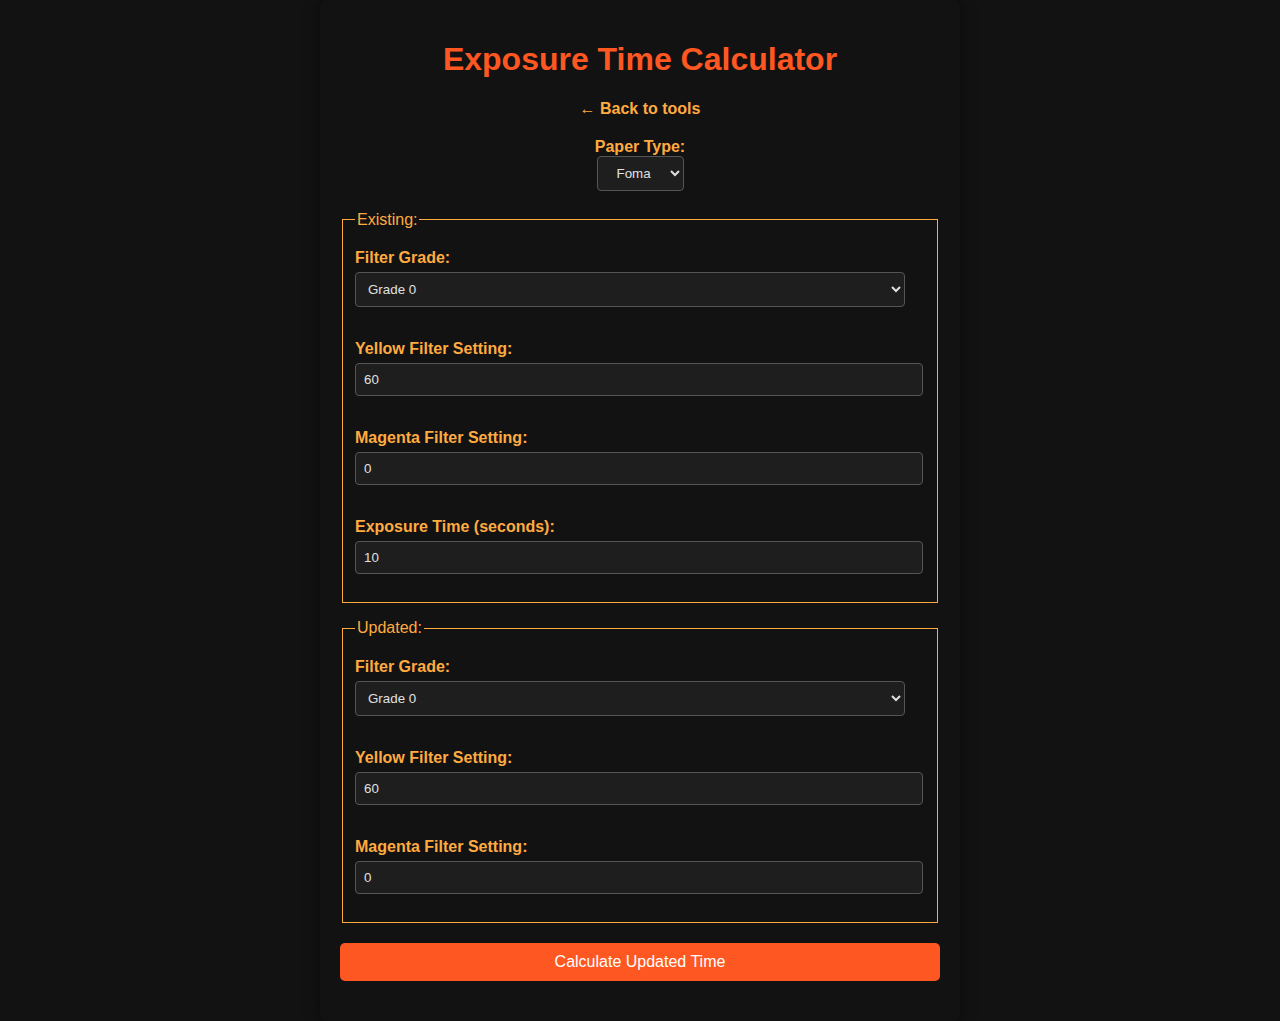
<file: exposure_adjustment.html>
<!DOCTYPE html>
<html lang="en">
<head>
    <meta charset="UTF-8">
    <meta name="viewport" content="width=device-width, initial-scale=1.0">
    <title>Exposure Time Calculator</title>
    <link rel="stylesheet" href="https://cdnjs.cloudflare.com/ajax/libs/font-awesome/6.0.0-beta3/css/all.min.css">
    <link rel="stylesheet" href="darkroom.css">
    <script>

        const FILTER_SETTINGS = {
            foma: {
                "0": { Y: 60, M: 0, C: 0 },
                "1": { Y: 30, M: 0, C: 0 },
                "2": { Y: 0, M: 10, C: 0 },
                "3": { Y: 0, M: 30, C: 0 },
                "4": { Y: 0, M: 100, C: 0},
                "5": { Y: 0, M: 180, C: 0}
            },
            ilford: {
                "00": { Y: 150, M: 0, C: 0 },
                "0": { Y: 90, M: 0, C: 0 },
                "1": { Y: 55, M: 0, C: 0 },
                "2": { Y: 0, M: 0, C: 0 },
                "3": { Y: 0, M: 40, C: 0 },
                "4": { Y: 0, M: 85, C: 0 },
                "5": { Y: 0, M: 150, C: 0 }
            }            
        };
        
        let PAPER_TYPE = "foma"; // Default paper type

        function interpolate(filteringFactors, value, colorIndex) {
            const keys = Object.keys(filteringFactors).map(Number);
            let lowerKey = keys[0];
            let upperKey = keys[keys.length - 1];

            for (let i = 0; i < keys.length; i++) {
                if (value === keys[i]) {
                    return filteringFactors[value][colorIndex];
                } else if (value < keys[i]) {
                    upperKey = keys[i];
                    lowerKey = keys[i - 1];
                    break;
                }
            }

            const lowerValue = filteringFactors[lowerKey][colorIndex];
            const upperValue = filteringFactors[upperKey][colorIndex];
            return lowerValue + (value - lowerKey) * (upperValue - lowerValue) / (upperKey - lowerKey);
        }

        function calculateExposure() {
            const existingSettings = [
                parseFloat(document.getElementById('existingY').value),
                parseFloat(document.getElementById('existingM').value),
                0
            ];

            const updatedSettings = [
                parseFloat(document.getElementById('updatedY').value),
                parseFloat(document.getElementById('updatedM').value),
                0
            ];

            const existingTime = parseFloat(document.getElementById('existingTime').value);

            const filteringFactors = {
                0: [1.00, 1.00, 1.00],
                10: [1.03, 1.10, 1.08],
                20: [1.06, 1.20, 1.15],
                30: [1.08, 1.26, 1.21],
                40: [1.10, 1.33, 1.25],
                50: [1.12, 1.39, 1.30],
                60: [1.13, 1.45, 1.34],
                70: [1.14, 1.50, 1.38],
                80: [1.15, 1.55, 1.42],
                90: [1.16, 1.60, 1.46],
                100: [1.17, 1.66, 1.50],
                110: [1.18, 1.71, 1.54],
                120: [1.18, 1.77, 1.57],
                130: [1.19, 1.82, 1.59],
                140: [1.19, 1.88, 1.62],
                150: [1.20, 1.93, 1.65]
            };

            const kY_old = interpolate(filteringFactors, existingSettings[0], 0);
            const kM_old = interpolate(filteringFactors, existingSettings[1], 1);
            const kC_old = interpolate(filteringFactors, existingSettings[2], 2);

            const kY_new = interpolate(filteringFactors, updatedSettings[0], 0);
            const kM_new = interpolate(filteringFactors, updatedSettings[1], 1);
            const kC_new = interpolate(filteringFactors, updatedSettings[2], 2);

            const updatedTime = existingTime * (kY_new / kY_old) * (kM_new / kM_old) * (kC_new / kC_old);

            document.getElementById('result').innerText = `Updated Exposure Time: ${updatedTime.toFixed(2)} seconds`;
        }
        
        function setFilterSettings(elementId) {
            const filterGrade = document.getElementById(elementId).value;
            const filterSettings = FILTER_SETTINGS[PAPER_TYPE];

            if (filterSettings[filterGrade]) {
                if (elementId === 'existingFilterGrade') {
                    document.getElementById('existingY').value = filterSettings[filterGrade].Y;
                    document.getElementById('existingM').value = filterSettings[filterGrade].M;
                } else if (elementId === 'updatedFilterGrade') {
                    document.getElementById('updatedY').value = filterSettings[filterGrade].Y;
                    document.getElementById('updatedM').value = filterSettings[filterGrade].M;
                }
            }
        }
        
        function changePaperType() {
            PAPER_TYPE = document.getElementById('paperType').value;
            
            // Clear both select elements
            document.getElementById('existingFilterGrade').innerHTML = '';
            document.getElementById('updatedFilterGrade').innerHTML = '';
            
            // Reload the filter tables
            loadFilterTables();
            
            // Reset the values
            setFilterSettings('existingFilterGrade');
            setFilterSettings('updatedFilterGrade');
        }
        
        function loadFilterTables() {
            ["existingFilterGrade", "updatedFilterGrade"].forEach(elementId => {
                const selectElement = document.getElementById(elementId);
                const filterSettings = FILTER_SETTINGS[PAPER_TYPE];
                
                // Sort the keys numerically (with special handling for "00")
                const sortedKeys = Object.keys(filterSettings).sort((a, b) => {
                    if (a === "00") return -1;
                    if (b === "00") return 1;
                    return parseFloat(a) - parseFloat(b);
                });
                
                for (const key of sortedKeys) {
                    const optionElement = document.createElement("option");
                    optionElement.value = key;
                    optionElement.text = `Grade ${key}`;
                    selectElement.appendChild(optionElement);
                }
                
                // Select the first option
                if (selectElement.options.length > 0) {
                    selectElement.selectedIndex = 0;
                }
            });
        }
        
        window.onload = () => {
            loadFilterTables();
            setFilterSettings('existingFilterGrade');
            setFilterSettings('updatedFilterGrade');
        };

    </script>
</head>
<body>
    <h1>Exposure Time Calculator</h1>
    <div class="nav-link"><a href="index.html">← Back to tools</a></div>
    
    <div class="paper-selector">
        <label for="paperType">Paper Type:</label>
        <select id="paperType" onchange="changePaperType()">
            <option value="foma">Foma</option>
            <option value="ilford">Ilford</option>
        </select>
    </div>

    <fieldset>
        <legend>Existing:</legend>
        <label for="existingFilterGrade">Filter Grade:</label>
        <select id="existingFilterGrade" onchange="setFilterSettings('existingFilterGrade')">
        </select><br><br>

        <label for="existingY">Yellow Filter Setting:</label>
        <input type="number" id="existingY" value="0"><br><br>

        <label for="existingM">Magenta Filter Setting:</label>
        <input type="number" id="existingM" value="0"><br><br>
        
        <label for="existingTime">Exposure Time (seconds):</label>
        <input type="number" id="existingTime" value="10" step="0.01"><br><br>
    </fieldset>
    
    <fieldset>
        <legend>Updated:</legend>
        <label for="updatedFilterGrade">Filter Grade:</label>
        <select id="updatedFilterGrade" onchange="setFilterSettings('updatedFilterGrade')">
        </select><br><br>
    
        <label for="updatedY">Yellow Filter Setting:</label>
        <input type="number" id="updatedY" value="0"><br><br>
    
        <label for="updatedM">Magenta Filter Setting:</label>
        <input type="number" id="updatedM" value="0"><br><br>
    </fieldset> 

    <button onclick="calculateExposure()">Calculate Updated Time</button>

    <p id="result"></p>
</body>
</html>
</file>
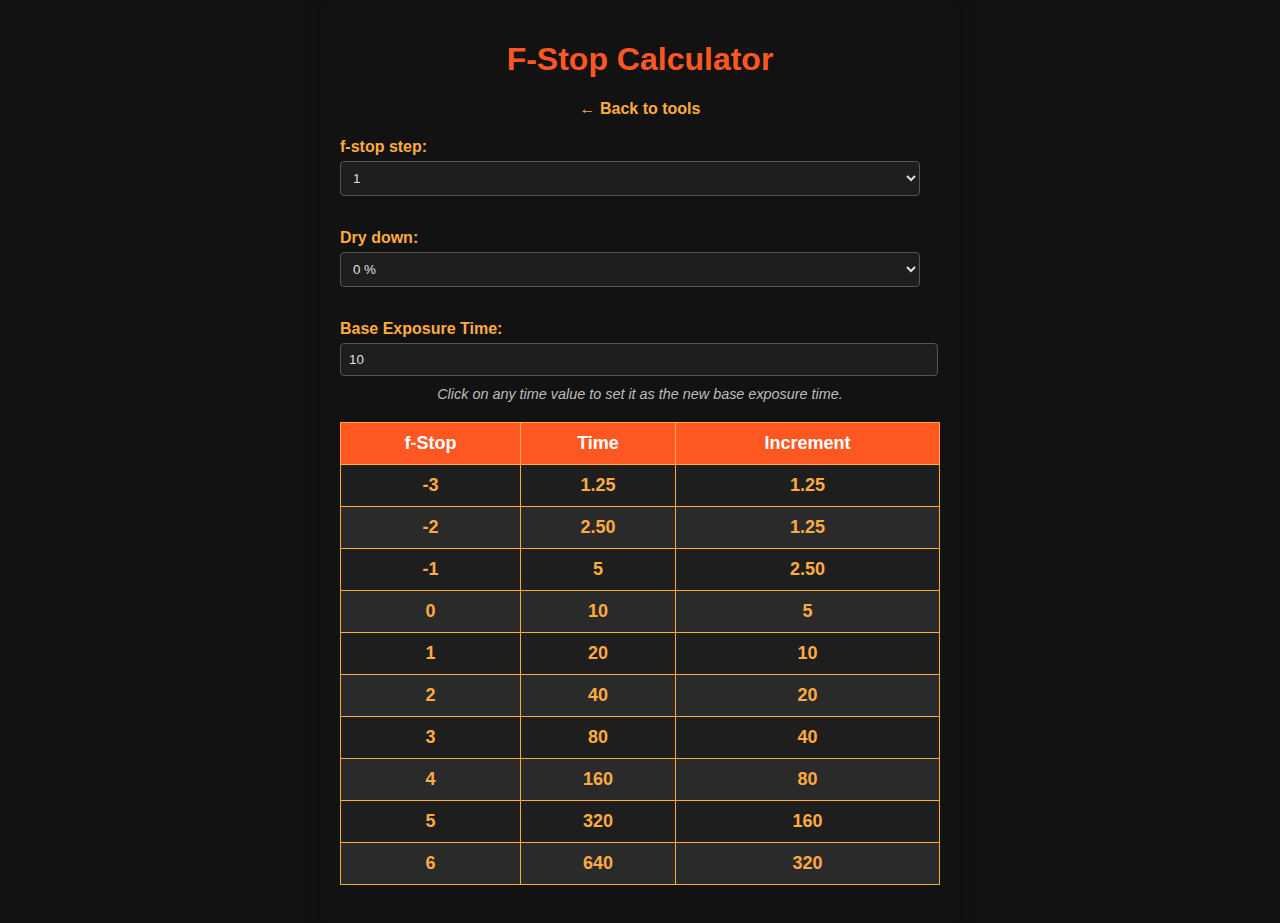
<file: fstop_adjustment.html>
<!DOCTYPE html>
<html lang="en">
<head>
    <meta charset="UTF-8">
    <meta name="viewport" content="width=device-width, initial-scale=1.0">
    <title>F-stop Calculator</title>
    <link rel="stylesheet" href="https://cdnjs.cloudflare.com/ajax/libs/font-awesome/6.0.0-beta3/css/all.min.css">
    <link rel="stylesheet" href="darkroom.css">
    <script>
        const fStopSteps = [1, 1/2.0, 1/3.0, 1/4.0, 1/6.0];        
        const EV = [-3, -2, -1, 0, 1, 2, 3, 4, 5, 6];

        function calculateTime(ev, fStopStep, baseTime) {
            return baseTime * Math.pow(2, ev * fStopStep);
        }

        function calculateIncrement(ev, fStopStep, baseTime) {
            return calculateTime(ev, fStopStep, baseTime) - calculateTime(ev - 1, fStopStep, baseTime);
        }
        
        function formatFractionalStop(ev, fStopStep) {
            // For whole stops (step = 1), just show the EV value
            if (fStopStep === 1) {
                return ev.toString();
            }
            
            // Calculate the denominator based on step size (e.g., 1/3 step = denominator 3)
            const denominator = Math.round(1/fStopStep);
            
            // Special case for zero
            if (ev === 0) {
                return "0";
            }
            
            // Simply format as ev/denominator
            return `${ev}/${denominator}`;
        }
        
        function setNewBaseTime(time) {
            // Format the time with 2 decimal places for display
            const formattedTime = Number.isInteger(time) ? time : time.toFixed(2);
            document.getElementById('baseTime').value = formattedTime;
            calculateExposure();
        }

        function calculateExposure() {
            const fStopStepIndex = document.getElementById('fstopStep').value;
            const fStopStep = fStopSteps[fStopStepIndex];
            const baseTime = parseFloat(document.getElementById('baseTime').value);
            const dryDown = parseFloat(document.getElementById('dryDown').value);

            const adjustedTime = baseTime * (1 - dryDown);

            let result = [];
            EV.forEach(ev => {
                const exposureTime = calculateTime(ev, fStopStep, adjustedTime);
                const increment = ev === EV[0] ? exposureTime : calculateIncrement(ev, fStopStep, adjustedTime);
                
                let row = [
                    ev,
                    formatFractionalStop(ev, fStopStep),
                    exposureTime,
                    increment
                ];
                result.push(row);
            });

            let table = "<table><thead><tr><th>f-Stop</th><th>Time</th><th>Increment</th></tr></thead><tbody>";
            result.forEach(row => {
                // Format time with 2 significant digits for fractions
                let timeFormatted;
                const timeValue = row[2];
                
                if (Number.isInteger(timeValue)) {
                    // For whole numbers, no decimal places
                    timeFormatted = timeValue.toString();
                } else {
                    // For fractional values, limit to 2 significant digits
                    const decimalPart = timeValue - Math.floor(timeValue);
                    if (decimalPart === 0) {
                        timeFormatted = Math.floor(timeValue).toString();
                    } else {
                        // Format with 2 decimal places
                        timeFormatted = timeValue.toFixed(2);
                    }
                }
                table += `<tr>
                    <td>${row[1]}</td>
                    <td><a href="#" onclick="setNewBaseTime(${row[2]}); return false;" title="Set as new base time" class="time-link">${timeFormatted}</a></td>
                    <td>${Number.isInteger(row[3]) ? row[3].toString() : row[3].toFixed(2)}</td>
                </tr>`;
            });
            table += "</tbody></table>";
            document.getElementById("result").innerHTML = table;
        }
    </script>
</head>
<body onload="calculateExposure()">
    <h1>F-Stop Calculator</h1>
    <div class="nav-link"><a href="index.html">← Back to tools</a></div>

    <label for="fstopStep">f-stop step:</label>
    <select id="fstopStep" onchange="calculateExposure()">
        <option value="0">1</option>
        <option value="1">1/2</option>
        <option value="2">1/3</option>
        <option value="3">1/4</option>
        <option value="4">1/6</option>
    </select><br><br>

    <label for="dryDown">Dry down:</label>
    <select id="dryDown" onchange="calculateExposure()">
        <option value="0">0 %</option>
        <option value="0.05">5 %</option>
        <option value="0.1">10 %</option>
        <option value="0.15">15 %</option>
    </select><br><br>

    <label for="baseTime">Base Exposure Time:</label>
    <input type="number" id="baseTime" value="10" onchange="calculateExposure()"><br>

    <p class="instruction">Click on any time value to set it as the new base exposure time.</p>

    <p id="result"></p>
</body>
</html>
</file>
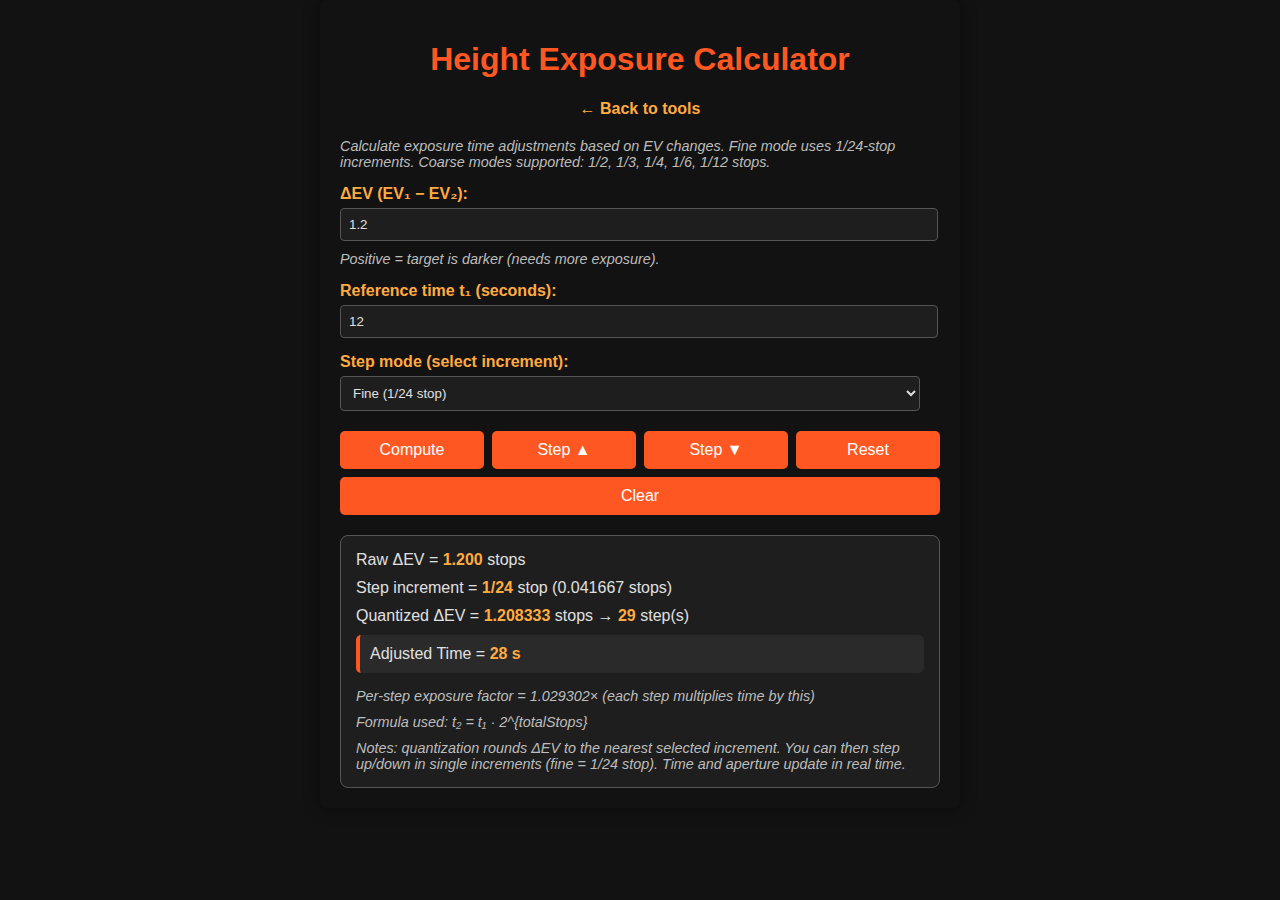
<file: height_exposure_calculator.html>
<!DOCTYPE html>
<html lang="en">
<head>
    <meta charset="UTF-8">
    <meta name="viewport" content="width=device-width, initial-scale=1.0">
    <title>Height Exposure Calculator</title>
    <link rel="stylesheet" href="https://cdnjs.cloudflare.com/ajax/libs/font-awesome/6.0.0-beta3/css/all.min.css">
    <link rel="stylesheet" href="darkroom.css">
    <style>
        .controls {
            display: flex;
            gap: 8px;
            flex-wrap: wrap;
            margin-top: 20px;
        }
        
        .controls button {
            flex: 1;
            min-width: 120px;
            margin-top: 0;
        }
        
        
        .results-section {
            margin-top: 20px;
            padding: 15px;
            background-color: #1e1e1e;
            border-radius: 8px;
            border: 1px solid #555;
        }
        
        .instruction-text {
            font-style: italic;
            color: #bdbdbd;
            font-size: 0.9em;
            margin-top: 10px;
        }
    </style>
</head>
<body>
    <h1>Height Exposure Calculator</h1>
    <div class="nav-link"><a href="index.html">← Back to tools</a></div>
    
    <p class="instruction-text">Calculate exposure time adjustments based on EV changes. Fine mode uses 1/24‑stop increments. Coarse modes supported: 1/2, 1/3, 1/4, 1/6, 1/12 stops.</p>

    <label for="deltaEV">ΔEV (EV₁ − EV₂):</label>
    <input id="deltaEV" type="number" step="any" value="1.2">
    <div class="instruction-text">Positive = target is darker (needs more exposure).</div>

    <label for="t1">Reference time t₁ (seconds):</label>
    <input id="t1" type="number" step="any" value="12">


    <label for="stepMode">Step mode (select increment):</label>
    <select id="stepMode">
        <option value="fine">Fine (1/24 stop)</option>
        <option value="1/2">Coarse 1/2 stop</option>
        <option value="1/3">Coarse 1/3 stop</option>
        <option value="1/4">Coarse 1/4 stop</option>
        <option value="1/6">Coarse 1/6 stop</option>
        <option value="1/12">Coarse 1/12 stop</option>
    </select>

    <div class="controls">
        <button id="calc">Compute</button>
        <button id="stepUp">Step ▲</button>
        <button id="stepDown">Step ▼</button>
        <button id="resetSteps">Reset</button>
        <button id="clear">Clear</button>
    </div>


    <div class="results-section">
        <div id="results"></div>
        <div class="instruction-text">Notes: quantization rounds ΔEV to the nearest selected increment. You can then step up/down in single increments (fine = 1/24 stop). Time and aperture update in real time.</div>
    </div>

<script>
// --- Utility functions ---------------------------------------------------
function fmtSec(s){ if (!isFinite(s) || s<=0) return '—'; if (s<0.1) return s.toFixed(3)+' s'; if (s<1) return s.toFixed(2)+' s'; if (s<10) return s.toFixed(2)+' s'; return Math.round(s)+' s'; }
function toNumber(v, fallback=NaN){ const n=Number(v); return isFinite(n)?n:fallback; }

// Map mode string to numeric step fraction (stops)
const STEP_MAP = Object.freeze({
  'fine': 1/24,
  '1/2': 1/2,
  '1/3': 1/3,
  '1/4': 1/4,
  '1/6': 1/6,
  '1/12': 1/12
});

function getStepFraction(mode){ return STEP_MAP.hasOwnProperty(mode) ? STEP_MAP[mode] : 1/24; }
function roundToStep(stops, step){ return Math.round(stops/step)*step; }

// --- Simulator state ----------------------------------------------------
let currentStepCount = 0;   // integer number of step increments
let currentStepFraction = getStepFraction('fine');

// Compute results from step count
function computeFromSteps(stepsCount, stepFraction, t1){
  const totalStops = stepsCount * stepFraction; // can be negative
  const t2 = t1 * Math.pow(2, totalStops);
  return { totalStops, t2, stepsCount };
}

// Update the UI results area
function renderResults(rawDelta, quantizedStops, stepFraction, stepsCount, t1){
  const res = computeFromSteps(stepsCount, stepFraction, t1);
  const perStepFactor = Math.pow(2, stepFraction);
  const out = [];
  out.push('<div style="margin-bottom: 10px;">Raw ΔEV = <strong style="color: #ffab40;">' + Number(rawDelta).toFixed(3) + '</strong> stops</div>');
  out.push('<div style="margin-bottom: 10px;">Step increment = <strong style="color: #ffab40;">1/' + (Math.round(1/stepFraction)) + '</strong> stop (' + stepFraction.toFixed(6) + ' stops)</div>');
  out.push('<div style="margin-bottom: 10px;">Quantized ΔEV = <strong style="color: #ffab40;">' + quantizedStops.toFixed(6) + '</strong> stops → <strong style="color: #ffab40;">' + stepsCount + '</strong> step(s)</div>');
  out.push('<div style="margin-bottom: 15px; padding: 10px; background-color: #2a2a2a; border-radius: 5px; border-left: 4px solid #ff5722;">Adjusted Time = <strong style="color: #ffab40;">' + fmtSec(res.t2) + '</strong></div>');
  out.push('<div class="instruction-text">Per-step exposure factor = ' + perStepFactor.toFixed(6) + '× (each step multiplies time by this)</div>');
  out.push('<div class="instruction-text">Formula used: t₂ = t₁ · 2^{totalStops}</div>');
  document.getElementById('results').innerHTML = out.join('');
}

// Main compute action (quantize and set currentStepCount)
function computeAction(){
  const rawDelta = toNumber(document.getElementById('deltaEV').value, 0);
  const t1 = toNumber(document.getElementById('t1').value, NaN);
  const mode = document.getElementById('stepMode').value;
  if (!isFinite(t1) || t1 <= 0) { alert('Enter positive number for reference time.'); return; }

  const stepFraction = getStepFraction(mode);
  currentStepFraction = stepFraction;
  const quantized = roundToStep(rawDelta, stepFraction);
  const steps = Math.round(quantized / stepFraction);
  currentStepCount = steps;

  // Render
  renderResults(rawDelta, quantized, stepFraction, currentStepCount, t1);
}

// Step up / down actions
function stepUp(){
  const t1 = toNumber(document.getElementById('t1').value, NaN);
  if (!isFinite(t1) || t1 <= 0) { alert('Enter positive number for reference time first.'); return; }
  currentStepCount += 1;
  renderResults(Number(document.getElementById('deltaEV').value||0), currentStepCount*currentStepFraction, currentStepFraction, currentStepCount, t1);
}
function stepDown(){
  const t1 = toNumber(document.getElementById('t1').value, NaN);
  if (!isFinite(t1) || t1 <= 0) { alert('Enter positive number for reference time first.'); return; }
  currentStepCount -= 1;
  renderResults(Number(document.getElementById('deltaEV').value||0), currentStepCount*currentStepFraction, currentStepFraction, currentStepCount, t1);
}
function resetSteps(){
  currentStepCount = 0;
  const t1 = toNumber(document.getElementById('t1').value, NaN);
  renderResults(Number(document.getElementById('deltaEV').value||0), 0, currentStepFraction, 0, t1 || 0.0);
}

// Clear inputs
function clearAll(){
  document.getElementById('deltaEV').value = '';
  document.getElementById('t1').value = '';
  document.getElementById('results').innerHTML = '';
  currentStepCount = 0;
}

// Attach event listeners
document.getElementById('calc').addEventListener('click', computeAction);
document.getElementById('stepUp').addEventListener('click', stepUp);
document.getElementById('stepDown').addEventListener('click', stepDown);
document.getElementById('resetSteps').addEventListener('click', resetSteps);
document.getElementById('clear').addEventListener('click', clearAll);


// Initialize with defaults
computeAction();

</script>
</body>
</html>
</file>
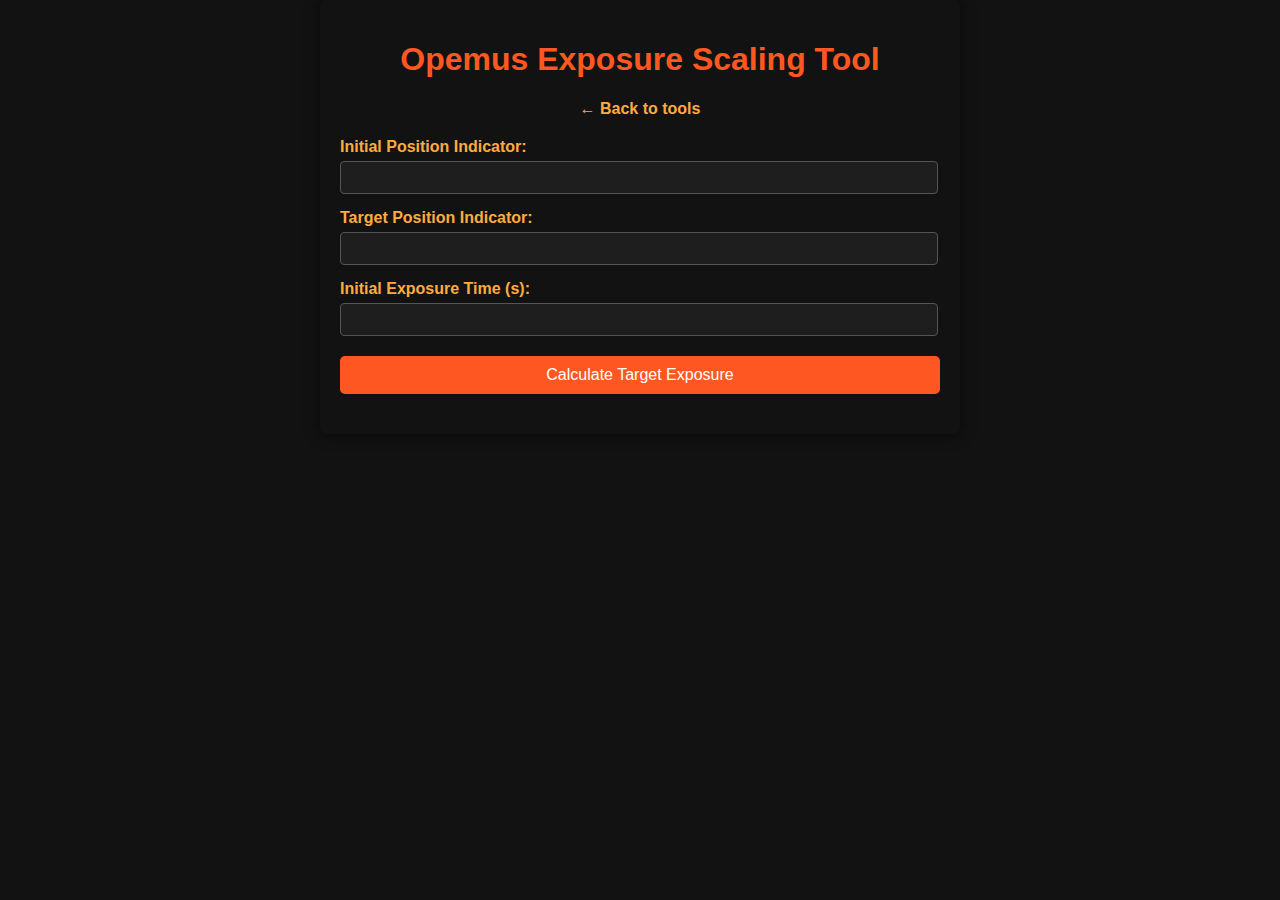
<file: opemus_height_adjustment.html>
<!DOCTYPE html>
<html lang="en">
<head>
  <meta charset="UTF-8">
  <meta name="viewport" content="width=device-width, initial-scale=1.0">
  <title>Opemus Exposure Scaling Tool</title>
  <link rel="stylesheet" href="https://cdnjs.cloudflare.com/ajax/libs/font-awesome/6.0.0-beta3/css/all.min.css">
  <link rel="stylesheet" href="darkroom.css">
</head>
<body>
  <h1>Opemus Exposure Scaling Tool</h1>
  <div class="nav-link"><a href="index.html">← Back to tools</a></div>
  
  <label for="initialHeight">Initial Position Indicator:</label>
  <input type="number" id="initialHeight" min="10" max="60" step="0.1">

  <label for="targetHeight">Target Position Indicator:</label>
  <input type="number" id="targetHeight" min="10" max="60" step="0.1">

  <label for="initialExposure">Initial Exposure Time (s):</label>
  <input type="number" id="initialExposure" min="0" step="0.1">

  <button onclick="calculateScaleFactor()">Calculate Target Exposure</button>

  <p id="result"></p>

  <script>
    const headPositions = [10, 15, 20, 25, 30, 35, 40, 45, 50];
    // taken from opemus manual
    const scaleFactorsTo50 = [7.7, 4.93, 3.48, 2.62, 2.07, 1.68, 1.39, 1.17, 1];
    
    function computeSplineCoefficients(x, y) {
      const n = x.length;
      const a = y.slice();
      const b = new Array(n - 1);
      const d = new Array(n - 1);
      const h = new Array(n - 1);
      const alpha = new Array(n - 1);

      for (let i = 0; i < n - 1; i++) {
        h[i] = x[i + 1] - x[i];
        alpha[i] = (3 / h[i]) * (a[i + 1] - a[i]) - (i > 0 ? (3 / h[i - 1]) * (a[i] - a[i - 1]) : 0);
      }

      const c = new Array(n).fill(0);
      const l = new Array(n).fill(1);
      const mu = new Array(n).fill(0);
      const z = new Array(n).fill(0);

      for (let i = 1; i < n - 1; i++) {
        l[i] = 2 * (x[i + 1] - x[i - 1]) - h[i - 1] * mu[i - 1];
        mu[i] = h[i] / l[i];
        z[i] = (alpha[i] - h[i - 1] * z[i - 1]) / l[i];
      }

      for (let j = n - 2; j >= 0; j--) {
        c[j] = z[j] - mu[j] * c[j + 1];
        b[j] = (a[j + 1] - a[j]) / h[j] - h[j] * (c[j + 1] + 2 * c[j]) / 3;
        d[j] = (c[j + 1] - c[j]) / (3 * h[j]);
      }

      return { a, b, c: c.slice(0, n - 1), d, x };
    }

    const spline = computeSplineCoefficients(headPositions, scaleFactorsTo50);

    function cubicSplineInterpolate(xVal, spline) {
      const { a, b, c, d, x } = spline;
      let i = x.length - 2;
      for (let j = 0; j < x.length - 1; j++) {
        if (xVal >= x[j] && xVal <= x[j + 1]) {
          i = j;
          break;
        }
      }
      const dx = xVal - x[i];
      return a[i] + b[i] * dx + c[i] * dx ** 2 + d[i] * dx ** 3;
    }

    function calculateScaleFactor() {
      const initial = parseFloat(document.getElementById("initialHeight").value);
      const target = parseFloat(document.getElementById("targetHeight").value);
      const exposure = parseFloat(document.getElementById("initialExposure").value);

      if (isNaN(initial) || isNaN(target) || isNaN(exposure)) {
        document.getElementById("result").innerText = "Please enter valid numeric heights and exposure time.";
        return;
      }

      const sfInitial = cubicSplineInterpolate(initial, spline);
      const sfTarget = cubicSplineInterpolate(target, spline);

      const factor = sfInitial / sfTarget;
      const targetExposure = (exposure * factor).toFixed(2);

      document.getElementById("result").innerText = `Scale Factor: ${factor.toFixed(2)}\nTarget Exposure Time: ${targetExposure} s`;
    }
  </script>
</body>
</html>
</file>
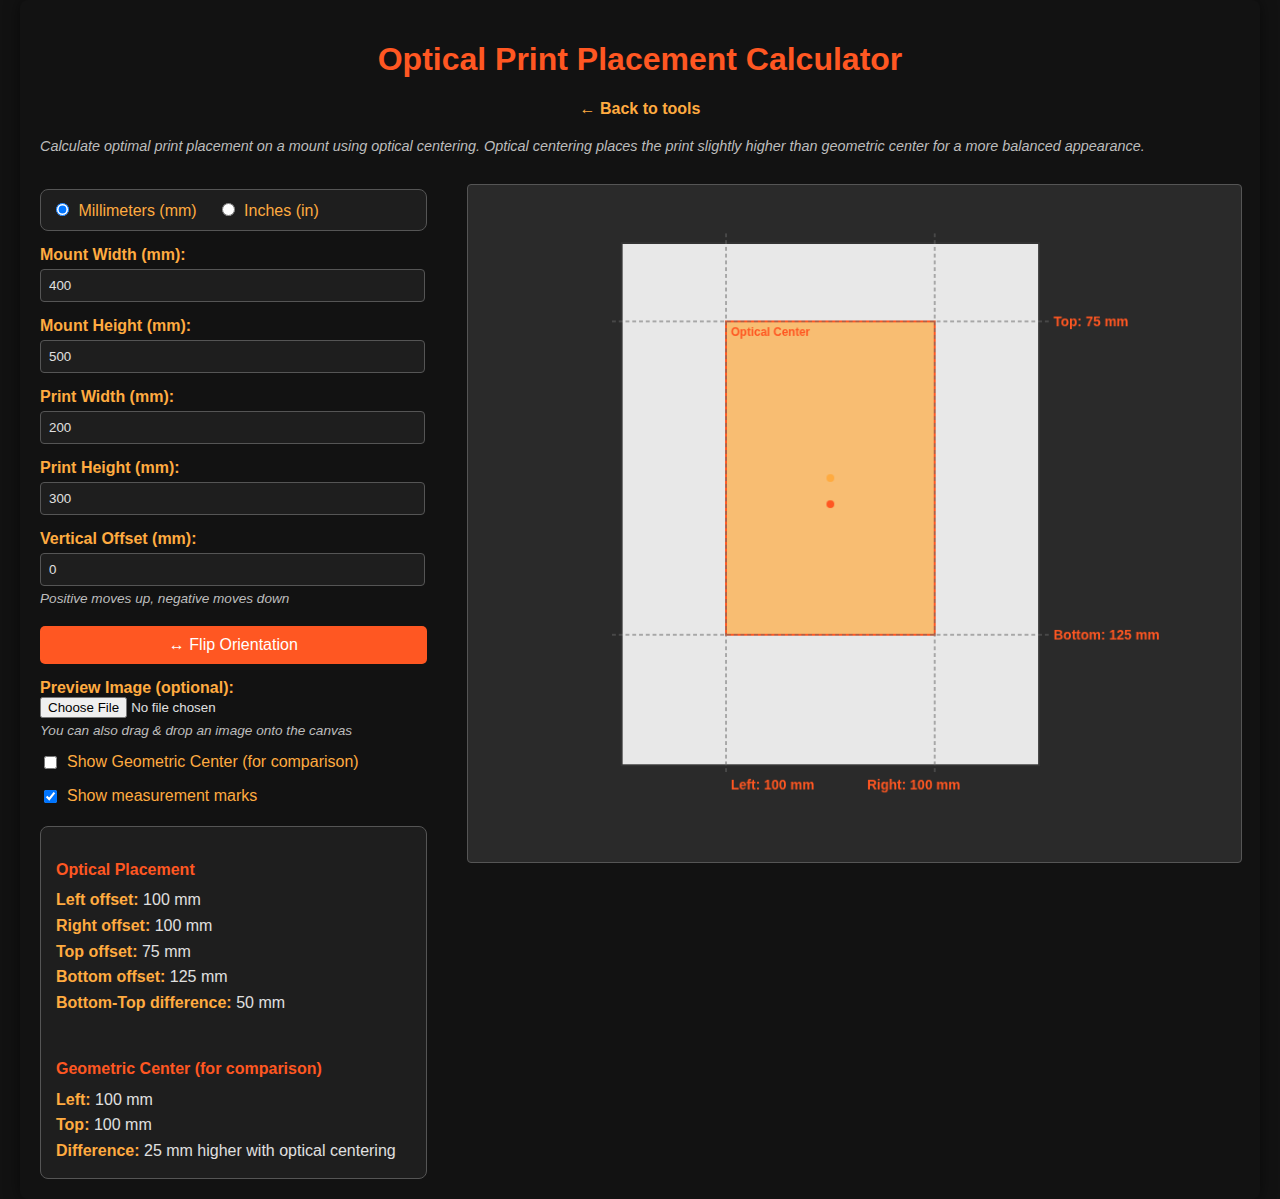
<file: optical_print_placement.html>
<!DOCTYPE html>
<html lang="en">
<head>
    <meta charset="UTF-8">
    <meta name="viewport" content="width=device-width, initial-scale=1.0">
    <title>Optical Print Placement Calculator</title>
    <link rel="stylesheet" href="https://cdnjs.cloudflare.com/ajax/libs/font-awesome/6.0.0-beta3/css/all.min.css">
    <link rel="stylesheet" href="darkroom.css">
    <style>
        body {
            max-width: 1200px;
        }

        .container {
            display: flex;
            gap: 40px;
            flex-wrap: wrap;
            margin-top: 20px;
        }

        .controls {
            flex: 1;
            min-width: 280px;
        }

        .canvas-container {
            flex: 2;
            min-width: 300px;
        }

        canvas {
            border: 1px solid #555;
            background: #2a2a2a;
            display: block;
            margin-top: 10px;
            border-radius: 4px;
            max-width: 100%;
            height: auto;
            transition: border-color 0.2s, box-shadow 0.2s;
        }

        canvas.drag-over {
            border-color: #ff5722;
            box-shadow: 0 0 10px rgba(255, 87, 34, 0.5);
        }

        .checkbox-group {
            display: flex;
            align-items: center;
            margin-top: 15px;
        }

        .checkbox-group input[type="checkbox"] {
            width: auto;
            margin-right: 10px;
        }

        .checkbox-group label {
            margin-top: 0;
            font-weight: normal;
            display: inline;
        }

        .results-box {
            margin-top: 20px;
            padding: 15px;
            background-color: #1e1e1e;
            border-radius: 8px;
            border: 1px solid #555;
            line-height: 1.6;
        }

        .results-box strong {
            color: #ffab40;
        }

        .section-title {
            color: #ff5722;
            margin-top: 15px;
            margin-bottom: 5px;
            font-weight: bold;
        }

        .instruction-text {
            font-style: italic;
            color: #bdbdbd;
            font-size: 0.9em;
            margin-top: 10px;
        }

        .unit-toggle {
            display: flex;
            gap: 20px;
            margin-top: 15px;
            padding: 10px;
            background-color: #1e1e1e;
            border-radius: 8px;
            border: 1px solid #555;
        }

        .unit-toggle input[type="radio"] {
            width: auto;
            margin-right: 5px;
        }

        .unit-toggle label {
            margin-top: 0;
            font-weight: normal;
            display: inline;
            cursor: pointer;
        }
    </style>
</head>
<body>
    <h1>Optical Print Placement Calculator</h1>
    <div class="nav-link"><a href="index.html">← Back to tools</a></div>

    <p class="instruction-text">Calculate optimal print placement on a mount using optical centering. Optical centering places the print slightly higher than geometric center for a more balanced appearance.</p>

    <div class="container">
        <div class="controls">
            <div class="unit-toggle">
                <label>
                    <input type="radio" name="unit" value="mm" checked>
                    Millimeters (mm)
                </label>
                <label>
                    <input type="radio" name="unit" value="in">
                    Inches (in)
                </label>
            </div>

            <label for="mountWidth" id="mountWidthLabel">Mount Width (mm):</label>
            <input type="number" id="mountWidth" value="400" min="0.01" step="any">

            <label for="mountHeight" id="mountHeightLabel">Mount Height (mm):</label>
            <input type="number" id="mountHeight" value="500" min="0.01" step="any">

            <label for="printWidth" id="printWidthLabel">Print Width (mm):</label>
            <input type="number" id="printWidth" value="200" min="0.01" step="any">

            <label for="printHeight" id="printHeightLabel">Print Height (mm):</label>
            <input type="number" id="printHeight" value="300" min="0.01" step="any">

            <label for="verticalOffset" id="verticalOffsetLabel">Vertical Offset (mm):</label>
            <input type="number" id="verticalOffset" value="0" step="any">
            <p style="font-size: 0.85em; color: #bdbdbd; font-style: italic; margin-top: 5px;">Positive moves up, negative moves down</p>

            <button id="flipBtn">↔ Flip Orientation</button>

            <label for="imageUpload">Preview Image (optional):</label>
            <input type="file" id="imageUpload" accept="image/*">
            <button id="clearImageBtn" style="display: none; margin-top: 5px;">Clear Image</button>
            <p style="font-size: 0.85em; color: #bdbdbd; font-style: italic; margin-top: 5px;">You can also drag & drop an image onto the canvas</p>

            <div class="checkbox-group">
                <input type="checkbox" id="showCenter">
                <label for="showCenter">Show Geometric Center (for comparison)</label>
            </div>

            <div class="checkbox-group">
                <input type="checkbox" id="showMarks" checked>
                <label for="showMarks">Show measurement marks</label>
            </div>

            <button id="goBtn" style="display: none">Calculate & Visualize</button>

            <div id="results" class="results-box"></div>
        </div>

        <div class="canvas-container">
            <canvas id="mountCanvas" width="800" height="700"></canvas>
        </div>
    </div>

    <script>
        const MM_PER_INCH = 25.4;
        let previewImage = null;

        function getUnit() {
            return document.querySelector('input[name="unit"]:checked').value;
        }

        function toMm(value) {
            return getUnit() === 'in' ? value * MM_PER_INCH : value;
        }

        function fromMm(value) {
            return getUnit() === 'in' ? value / MM_PER_INCH : value;
        }

        function formatValue(value, decimals = 2) {
            const unit = getUnit();
            if (unit === 'in') {
                return value.toFixed(decimals) + ' in';
            }
            return value.toFixed(0) + ' mm';
        }

        function updateLabels() {
            const unit = getUnit() === 'in' ? 'in' : 'mm';
            document.getElementById('mountWidthLabel').textContent = `Mount Width (${unit}):`;
            document.getElementById('mountHeightLabel').textContent = `Mount Height (${unit}):`;
            document.getElementById('printWidthLabel').textContent = `Print Width (${unit}):`;
            document.getElementById('printHeightLabel').textContent = `Print Height (${unit}):`;
            document.getElementById('verticalOffsetLabel').textContent = `Vertical Offset (${unit}):`;
        }

        function storeValueInMm(inputId) {
            const input = document.getElementById(inputId);
            const value = parseFloat(input.value);
            // Allow zero and negative values for offset
            if (!isNaN(value) && (value > 0 || inputId === 'verticalOffset')) {
                const mmValue = toMm(value);
                input.dataset.mmValue = mmValue;
            }
        }

        function convertInputValues(toUnit) {
            const fields = ['mountWidth', 'mountHeight', 'printWidth', 'printHeight', 'verticalOffset'];
            fields.forEach(id => {
                const input = document.getElementById(id);
                const mmValue = parseFloat(input.dataset.mmValue);
                if (!isNaN(mmValue)) {
                    if (toUnit === 'in') {
                        input.value = (mmValue / MM_PER_INCH).toFixed(3);
                    } else {
                        input.value = id === 'verticalOffset' ? mmValue.toFixed(1) : Math.round(mmValue);
                    }
                }
            });
        }

        function initializeStoredValues() {
            const fields = ['mountWidth', 'mountHeight', 'printWidth', 'printHeight', 'verticalOffset'];
            fields.forEach(id => {
                storeValueInMm(id);
            });
        }

        function loadImage(file) {
            if (!file) return;

            const reader = new FileReader();
            reader.onload = function(e) {
                const img = new Image();
                img.onload = function() {
                    previewImage = img;
                    document.getElementById('clearImageBtn').style.display = 'block';
                    draw();
                };
                img.src = e.target.result;
            };
            reader.readAsDataURL(file);
        }

        function clearImage() {
            previewImage = null;
            document.getElementById('imageUpload').value = '';
            document.getElementById('clearImageBtn').style.display = 'none';
            draw();
        }

        function draw() {
            // Get input values and convert to mm for calculations
            const Mx = toMm(parseFloat(document.getElementById('mountWidth').value));
            const My = toMm(parseFloat(document.getElementById('mountHeight').value));
            const Px = toMm(parseFloat(document.getElementById('printWidth').value));
            const Py = toMm(parseFloat(document.getElementById('printHeight').value));
            const offsetInput = parseFloat(document.getElementById('verticalOffset').value);
            const verticalOffset = toMm(isNaN(offsetInput) ? 0 : offsetInput);
            const showCenter = document.getElementById('showCenter').checked;
            const showMarks = document.getElementById('showMarks').checked;

            // Validate inputs
            if (isNaN(Mx) || isNaN(My) || isNaN(Px) || isNaN(Py) ||
                Mx <= 0 || My <= 0 || Px <= 0 || Py <= 0) {
                document.getElementById('results').innerHTML =
                    '<span style="color: #ff5722;">Please enter valid positive dimensions.</span>';
                return;
            }

            if (Px >= Mx || Py >= My) {
                document.getElementById('results').innerHTML =
                    '<span style="color: #ff5722;">Print dimensions must be smaller than mount dimensions.</span>';
                return;
            }

            // Optical placement formulas
            // Horizontal: centered (equal left and right margins)
            const x = Math.round((Mx - Px) / 2);

            // Vertical: optical center (slightly higher than geometric center)
            const baseY = Math.round(((Mx + Px) * (My - Py)) / (4 * Mx));

            // Apply vertical offset (positive moves up, negative moves down)
            const y = baseY - verticalOffset;

            // Calculate margins
            const leftMargin = x;
            const rightMargin = Mx - Px - x;
            const topMargin = y;
            const bottomMargin = My - Py - y;

            // Geometric center placement (for comparison)
            const cx = (Mx - Px) / 2;
            const cy = (My - Py) / 2;

            // Prepare canvas scaling
            const canvas = document.getElementById('mountCanvas');
            const ctx = canvas.getContext('2d');
            ctx.clearRect(0, 0, canvas.width, canvas.height);

            // Scale to fit with padding
            const padTop = 60;
            const padBottom = 100;  // Extra padding at bottom for labels
            const padLeft = 100;
            const padRight = 150;  // Extra padding on right for labels
            const availW = canvas.width - padLeft - padRight;
            const availH = canvas.height - padTop - padBottom;
            const scale = Math.min(availW / Mx, availH / My);
            const mountW = Mx * scale;
            const mountH = My * scale;
            const printW = Px * scale;
            const printH = Py * scale;

            const offsetX = padLeft + (availW - mountW) / 2;
            const offsetY = padTop + (availH - mountH) / 2;

            // Draw mount (lighter background)
            ctx.fillStyle = '#e8e8e8';
            ctx.fillRect(offsetX, offsetY, mountW, mountH);
            ctx.strokeStyle = '#333';
            ctx.lineWidth = 2;
            ctx.strokeRect(offsetX, offsetY, mountW, mountH);

            // Draw optical placement (main visualization)
            const printX = offsetX + x * scale;
            const printY = offsetY + y * scale;

            // Draw preview image if loaded
            if (previewImage) {
                // Calculate scaling to fit image within print area while maintaining aspect ratio
                const imgAspect = previewImage.width / previewImage.height;
                const printAspect = printW / printH;
                let drawWidth, drawHeight, drawX, drawY;

                if (imgAspect > printAspect) {
                    // Image is wider - fit to width
                    drawWidth = printW;
                    drawHeight = printW / imgAspect;
                    drawX = printX;
                    drawY = printY + (printH - drawHeight) / 2;
                } else {
                    // Image is taller - fit to height
                    drawHeight = printH;
                    drawWidth = printH * imgAspect;
                    drawX = printX + (printW - drawWidth) / 2;
                    drawY = printY;
                }

                ctx.drawImage(previewImage, drawX, drawY, drawWidth, drawHeight);
            } else {
                // No image - show colored background
                ctx.fillStyle = 'rgba(255, 171, 64, 0.7)';
                ctx.fillRect(printX, printY, printW, printH);
            }

            // Draw print border (only if no image OR if marks are shown)
            if (!previewImage || showMarks) {
                ctx.strokeStyle = '#ff5722';
                ctx.lineWidth = 2;
                ctx.strokeRect(printX, printY, printW, printH);
            }

            // Draw geometric center placement (optional overlay)
            if (showCenter) {
                const cprintX = offsetX + cx * scale;
                const cprintY = offsetY + cy * scale;
                ctx.strokeStyle = '#2196F3';
                ctx.lineWidth = 2;
                ctx.setLineDash([8, 4]);
                ctx.strokeRect(cprintX, cprintY, printW, printH);
                ctx.setLineDash([]);

                // Label for geometric center (only if no image OR if marks are shown)
                if (!previewImage || showMarks) {
                    ctx.fillStyle = '#2196F3';
                    ctx.font = 'bold 12px Arial';
                    ctx.fillText('Geometric', cprintX + 5, cprintY + 15);
                }
            }

            // Draw measurement marks and labels
            if (showMarks) {
                ctx.strokeStyle = '#666';
                ctx.lineWidth = 1;
                ctx.setLineDash([4, 3]);

                // Top margin line
                ctx.beginPath();
                ctx.moveTo(offsetX - 10, printY);
                ctx.lineTo(offsetX + mountW + 10, printY);
                ctx.stroke();

                // Bottom margin line
                const bottomLineY = printY + printH;
                ctx.beginPath();
                ctx.moveTo(offsetX - 10, bottomLineY);
                ctx.lineTo(offsetX + mountW + 10, bottomLineY);
                ctx.stroke();

                // Left margin line
                ctx.beginPath();
                ctx.moveTo(printX, offsetY - 10);
                ctx.lineTo(printX, offsetY + mountH + 10);
                ctx.stroke();

                // Right margin line
                const rightLineX = printX + printW;
                ctx.beginPath();
                ctx.moveTo(rightLineX, offsetY - 10);
                ctx.lineTo(rightLineX, offsetY + mountH + 10);
                ctx.stroke();

                ctx.setLineDash([]);

                // Draw dimension labels - vertical (top/bottom)
                ctx.fillStyle = '#ff5722';
                ctx.font = 'bold 14px Arial';
                ctx.fillText('Top: ' + formatValue(fromMm(topMargin)), offsetX + mountW + 15, printY + 5);
                ctx.fillText('Bottom: ' + formatValue(fromMm(bottomMargin)), offsetX + mountW + 15, bottomLineY + 5);

                // Draw dimension labels - horizontal (left/right)
                // Position labels below the mount to ensure visibility
                ctx.fillText('Left: ' + formatValue(fromMm(leftMargin)), printX + 5, offsetY + mountH + 25);
                ctx.fillText('Right: ' + formatValue(fromMm(rightMargin)), rightLineX - 70, offsetY + mountH + 25);

                // Draw center points
                // Mount center
                ctx.fillStyle = '#ff5722';
                ctx.beginPath();
                ctx.arc(offsetX + mountW / 2, offsetY + mountH / 2, 4, 0, Math.PI * 2);
                ctx.fill();

                // Print center (optical)
                ctx.fillStyle = '#ffab40';
                ctx.beginPath();
                ctx.arc(printX + printW / 2, printY + printH / 2, 4, 0, Math.PI * 2);
                ctx.fill();
            }

            // Add label for optical placement (only if no image OR if marks are shown)
            if (!previewImage || showMarks) {
                ctx.fillStyle = '#ff5722';
                ctx.font = 'bold 12px Arial';
                ctx.fillText('Optical Center', printX + 5, printY + 15);
            }

            // Display numeric results
            const difference = bottomMargin - topMargin;
            let offsetInfo = '';
            if (verticalOffset !== 0) {
                offsetInfo = `<strong>Custom offset applied:</strong> ${formatValue(fromMm(verticalOffset))} ${verticalOffset > 0 ? 'up' : 'down'}<br><br>`;
            }
            document.getElementById('results').innerHTML = `
                <div class="section-title">Optical Placement</div>
                ${offsetInfo}
                <strong>Left offset:</strong> ${formatValue(fromMm(leftMargin))}<br>
                <strong>Right offset:</strong> ${formatValue(fromMm(rightMargin))}<br>
                <strong>Top offset:</strong> ${formatValue(fromMm(topMargin))}<br>
                <strong>Bottom offset:</strong> ${formatValue(fromMm(bottomMargin))}<br>
                <strong>Bottom-Top difference:</strong> ${formatValue(fromMm(difference))}<br>
                <br>
                <div class="section-title">Geometric Center (for comparison)</div>
                <strong>Left:</strong> ${formatValue(fromMm(cx))}<br>
                <strong>Top:</strong> ${formatValue(fromMm(cy))}<br>
                <strong>Difference:</strong> ${formatValue(fromMm(cy - topMargin))} higher with optical centering
            `;
        }

        // Flip orientation function
        function flipOrientation() {
            // Swap mount dimensions
            const mountWidth = document.getElementById('mountWidth');
            const mountHeight = document.getElementById('mountHeight');
            const tempMount = mountWidth.value;
            const tempMountMm = mountWidth.dataset.mmValue;
            mountWidth.value = mountHeight.value;
            mountWidth.dataset.mmValue = mountHeight.dataset.mmValue;
            mountHeight.value = tempMount;
            mountHeight.dataset.mmValue = tempMountMm;

            // Swap print dimensions
            const printWidth = document.getElementById('printWidth');
            const printHeight = document.getElementById('printHeight');
            const tempPrint = printWidth.value;
            const tempPrintMm = printWidth.dataset.mmValue;
            printWidth.value = printHeight.value;
            printWidth.dataset.mmValue = printHeight.dataset.mmValue;
            printHeight.value = tempPrint;
            printHeight.dataset.mmValue = tempPrintMm;

            // Redraw with new dimensions
            draw();
        }

        // Event listeners
        document.getElementById('goBtn').addEventListener('click', draw);
        document.getElementById('flipBtn').addEventListener('click', flipOrientation);
        document.getElementById('showCenter').addEventListener('change', draw);
        document.getElementById('showMarks').addEventListener('change', draw);
        document.getElementById('imageUpload').addEventListener('change', function(e) {
            if (e.target.files && e.target.files[0]) {
                loadImage(e.target.files[0]);
            }
        });
        document.getElementById('clearImageBtn').addEventListener('click', clearImage);

        // Drag and drop event listeners for canvas
        const canvas = document.getElementById('mountCanvas');

        canvas.addEventListener('dragover', function(e) {
            e.preventDefault();
            e.stopPropagation();
            canvas.classList.add('drag-over');
        });

        canvas.addEventListener('dragenter', function(e) {
            e.preventDefault();
            e.stopPropagation();
            canvas.classList.add('drag-over');
        });

        canvas.addEventListener('dragleave', function(e) {
            e.preventDefault();
            e.stopPropagation();
            canvas.classList.remove('drag-over');
        });

        canvas.addEventListener('drop', function(e) {
            e.preventDefault();
            e.stopPropagation();
            canvas.classList.remove('drag-over');

            const files = e.dataTransfer.files;
            if (files && files.length > 0) {
                const file = files[0];
                // Check if it's an image file
                if (file.type.startsWith('image/')) {
                    loadImage(file);
                }
            }
        });

        // Unit toggle event listener
        document.querySelectorAll('input[name="unit"]').forEach(radio => {
            radio.addEventListener('change', function() {
                const newUnit = getUnit();
                convertInputValues(newUnit);
                updateLabels();
                draw();
            });
        });

        // Auto-update on input change
        ['mountWidth', 'mountHeight', 'printWidth', 'printHeight', 'verticalOffset'].forEach(id => {
            document.getElementById(id).addEventListener('input', function() {
                storeValueInMm(id);
                draw();
            });
        });

        // Initial setup
        initializeStoredValues();
        updateLabels();
        draw();
    </script>
</body>
</html>
</file>
<file: darkroom.css>
/* Darkroom Tools Common CSS */
body {
    font-family: Arial, sans-serif;
    background-color: #121212;
    color: #e0e0e0;
    max-width: 600px;
    margin: 0 auto;
    padding: 20px;
    border-radius: 8px;
    box-shadow: 0 0 15px rgba(0, 0, 0, 0.5);
}

.nav-link {
    text-align: center;
    margin-bottom: 20px;
}

.nav-link a {
    color: #ffab40;
    text-decoration: none;
    font-weight: bold;
    transition: color 0.3s ease;
}

.nav-link a:hover {
    color: #ff5722;
    text-decoration: underline;
}

h1 {
    text-align: center;
    color: #ff5722;
}

label {
    display: block;
    margin-top: 15px;
    font-weight: bold;
    color: #ffab40;
}

input[type="number"], select {
    width: calc(100% - 20px);
    padding: 8px;
    margin-top: 5px;
    border-radius: 4px;
    border: 1px solid #555;
    background-color: #1e1e1e;
    color: #e0e0e0;
}

button {
    background-color: #ff5722;
    color: #fff;
    border: none;
    padding: 10px 20px;
    font-size: 16px;
    cursor: pointer;
    border-radius: 5px;
    margin-top: 20px;
    display: block;
    width: 100%;
}

button:hover {
    background-color: #e64a19;
}

p#result {
    margin-top: 20px;
    font-size: 18px;
    font-weight: bold;
    text-align: center;
    color: #ffab40;
}

/* Index page specific styles */
.tools-container {
    margin-top: 30px;
}

.tool-card {
    background-color: #1e1e1e;
    border-radius: 8px;
    padding: 15px;
    margin-bottom: 20px;
    border: 1px solid #555;
    transition: transform 0.3s ease;
}

.tool-card:hover {
    transform: translateY(-5px);
    box-shadow: 0 5px 15px rgba(255, 87, 34, 0.3);
}

.tool-card h2 {
    color: #ffab40;
    margin-top: 0;
}

.tool-card p {
    color: #bdbdbd;
    margin-bottom: 15px;
}

.tool-card a {
    display: inline-block;
    background-color: #ff5722;
    color: #fff;
    text-decoration: none;
    padding: 8px 15px;
    border-radius: 5px;
    font-weight: bold;
    transition: background-color 0.3s ease;
}

.tool-card a:hover {
    background-color: #e64a19;
}

/* Table styles for fstop calculator */
table {
    width: 100%;
    margin-top: 20px;
    border-collapse: collapse;
}

th, td {
    border: 1px solid #ffab40;
    padding: 10px;
    text-align: center;
}

th {
    background-color: #ff5722;
    color: #fff;
}

td {
    background-color: #1e1e1e;
}

tr:nth-child(even) td {
    background-color: #2a2a2a;
}

tr:nth-child(odd) td {
    background-color: #1e1e1e;
}

/* Clickable time values in f-stop calculator */
.time-link {
    color: #ffab40;
    text-decoration: none;
    cursor: pointer;
    transition: color 0.3s ease;
}

.time-link:hover {
    color: #ff5722;
    text-decoration: underline;
}

.instruction {
    font-style: italic;
    color: #bdbdbd;
    text-align: center;
    margin-top: 10px;
    font-size: 0.9em;
}

/* Fieldset styles for exposure calculator */
fieldset {
    border: 1px solid #ffab40;
    margin-bottom: 1em;
}

legend {
    color: #ffab40;
}

/* Paper selector styles */
.paper-selector {
    text-align: center;
    margin-bottom: 20px;
}

.paper-selector select {
    width: auto;
    margin: 0 auto;
    padding: 8px 15px;
}
</file>
